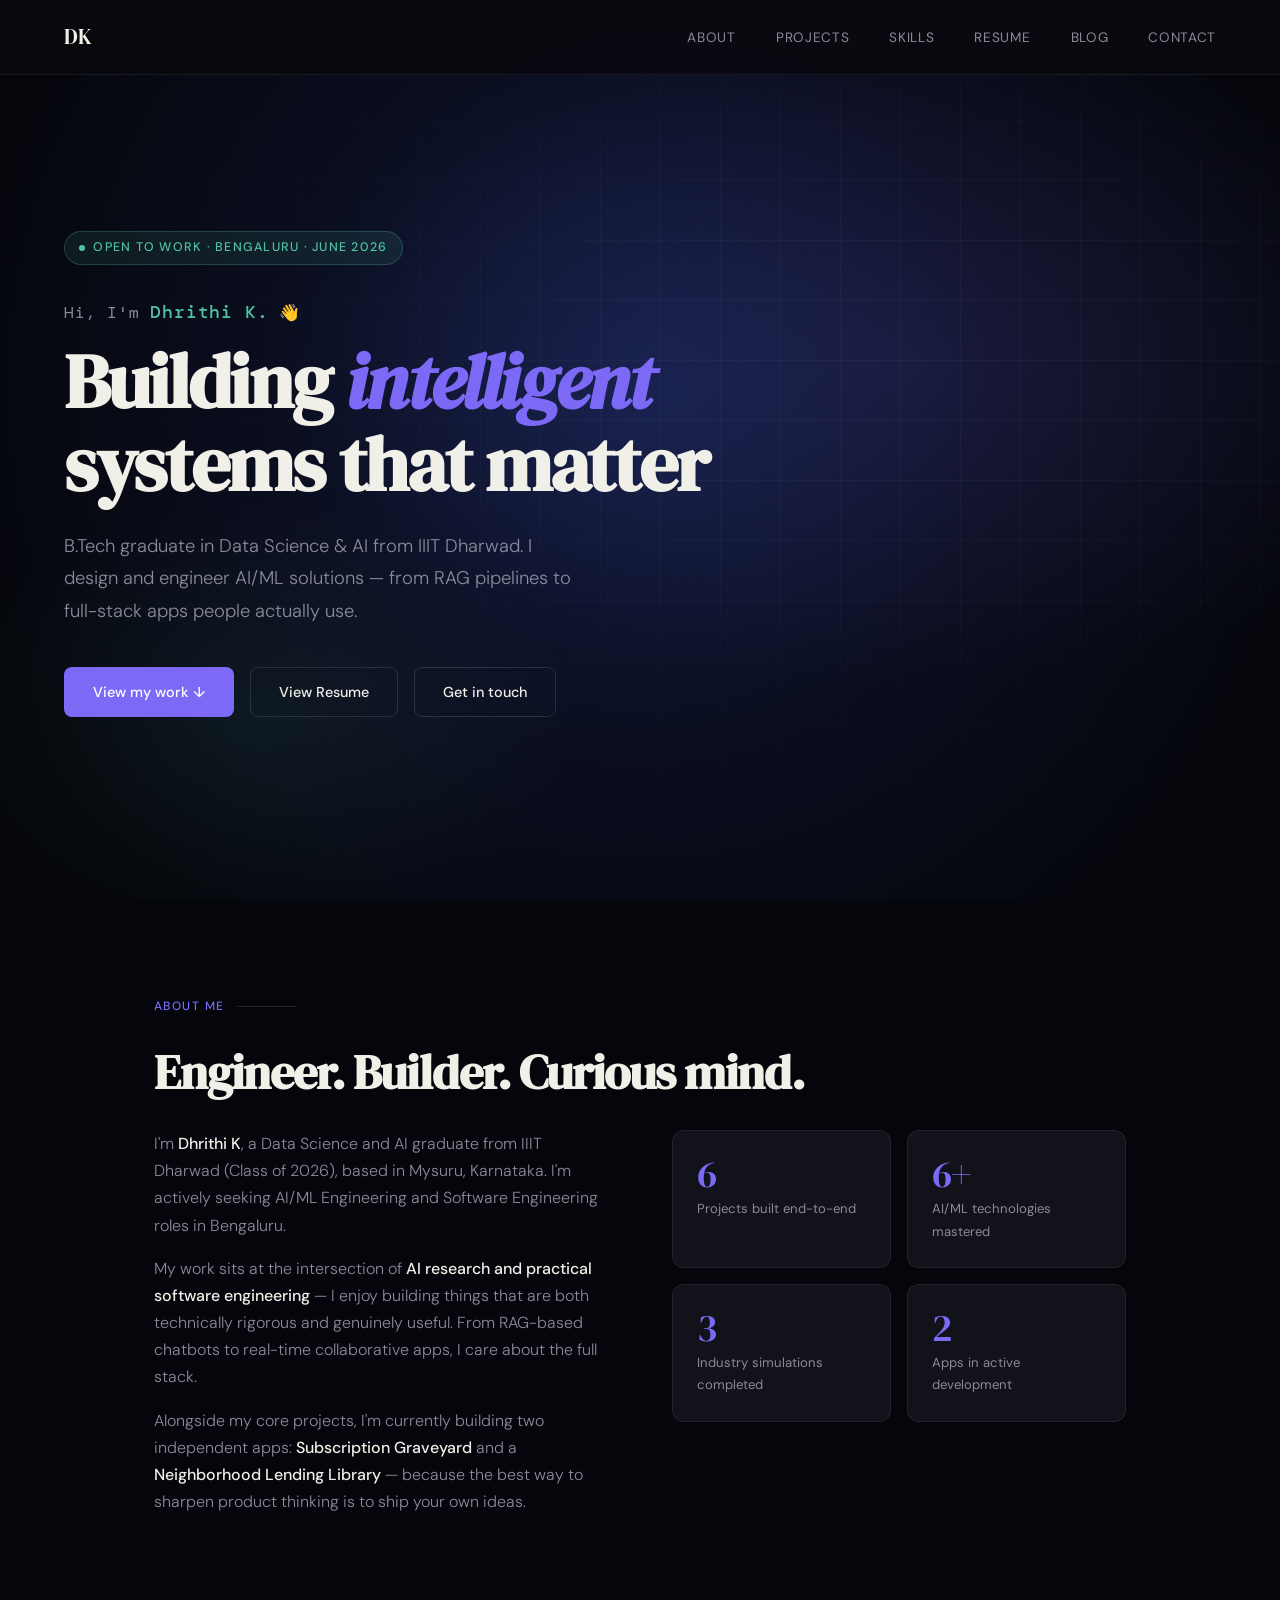
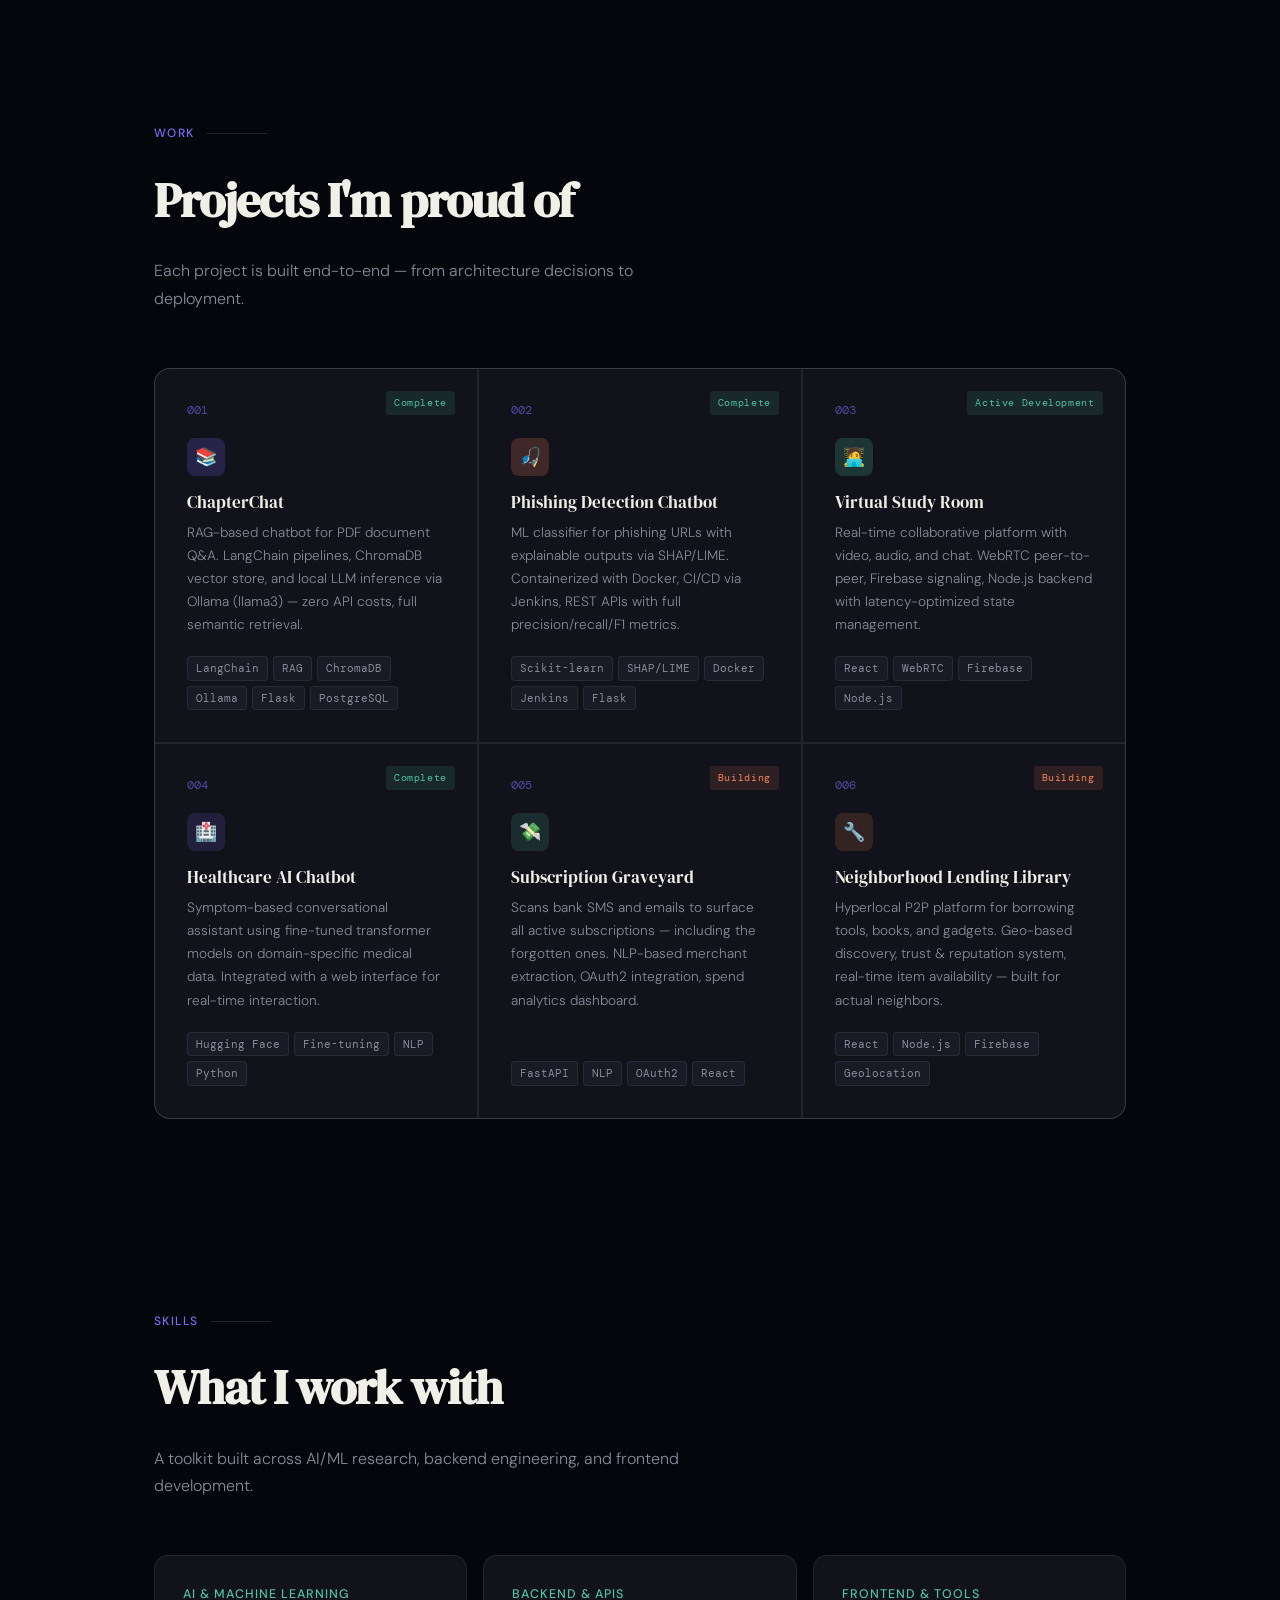
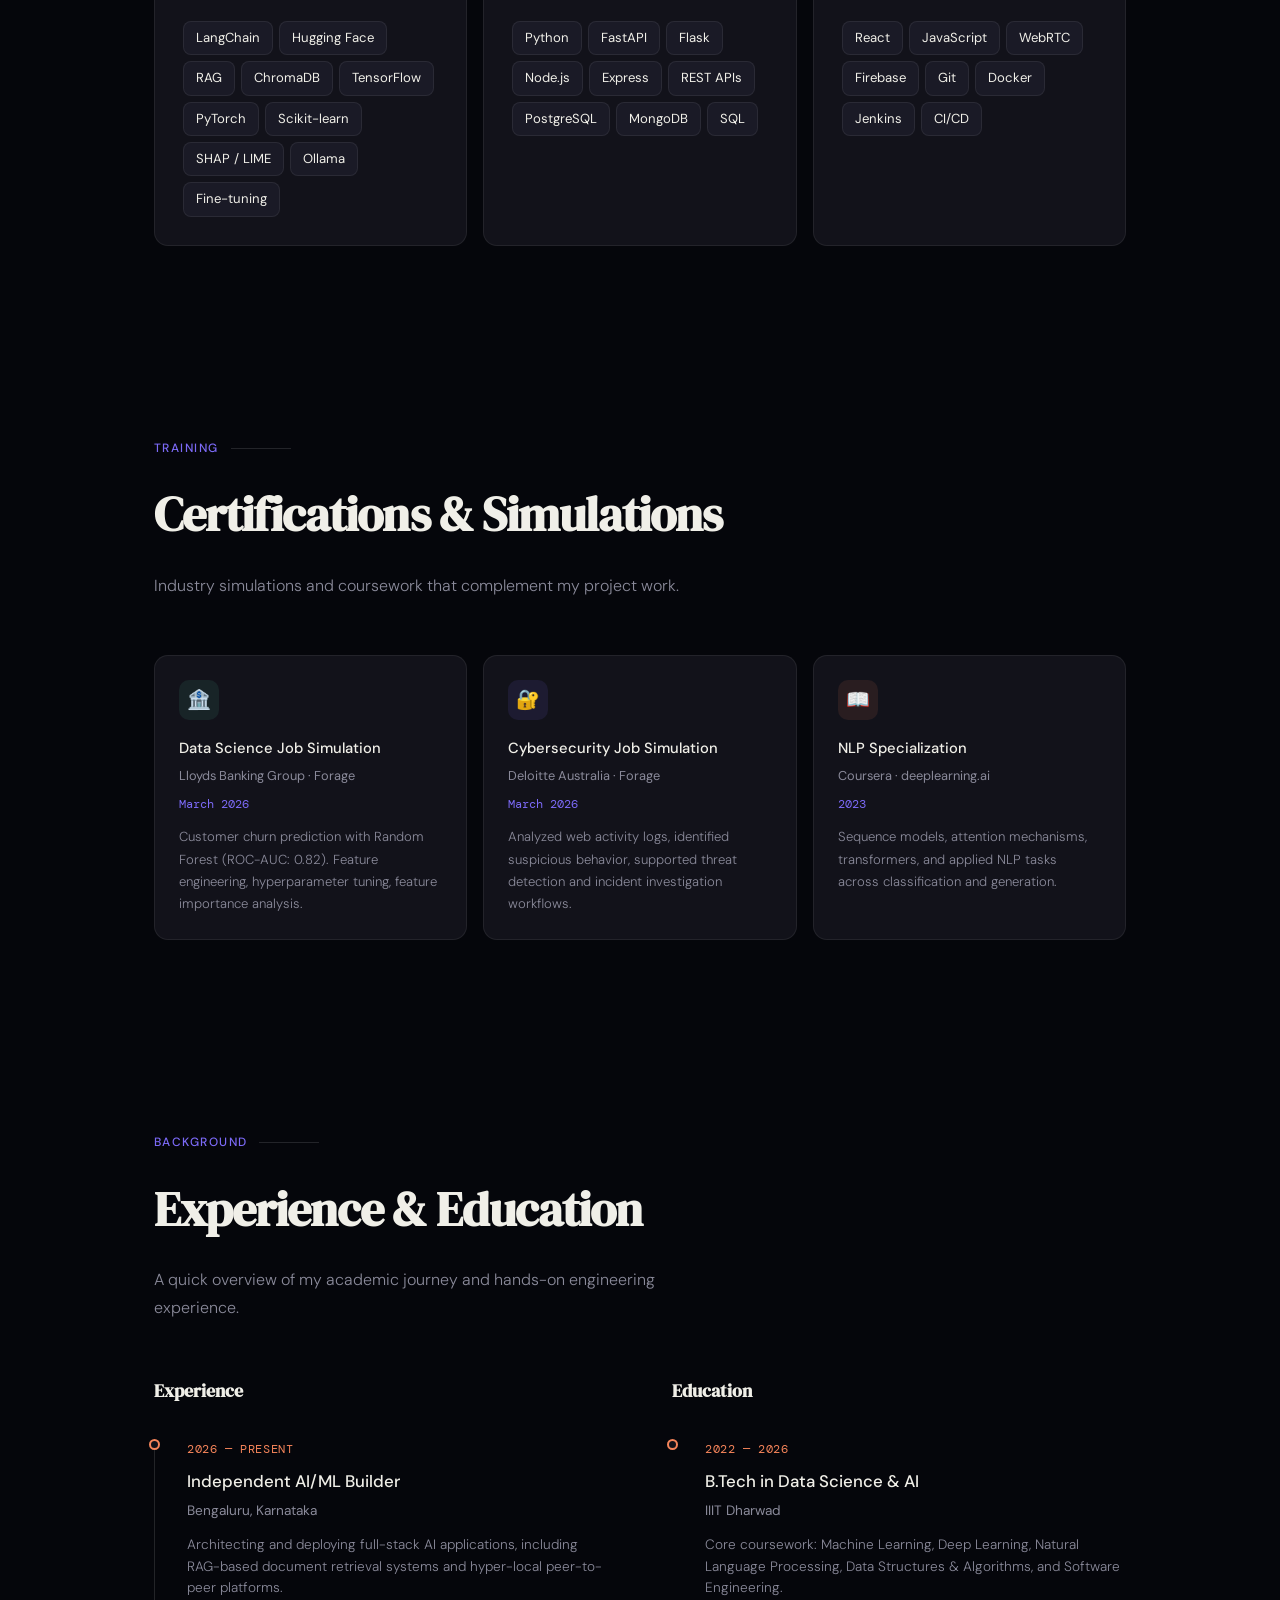
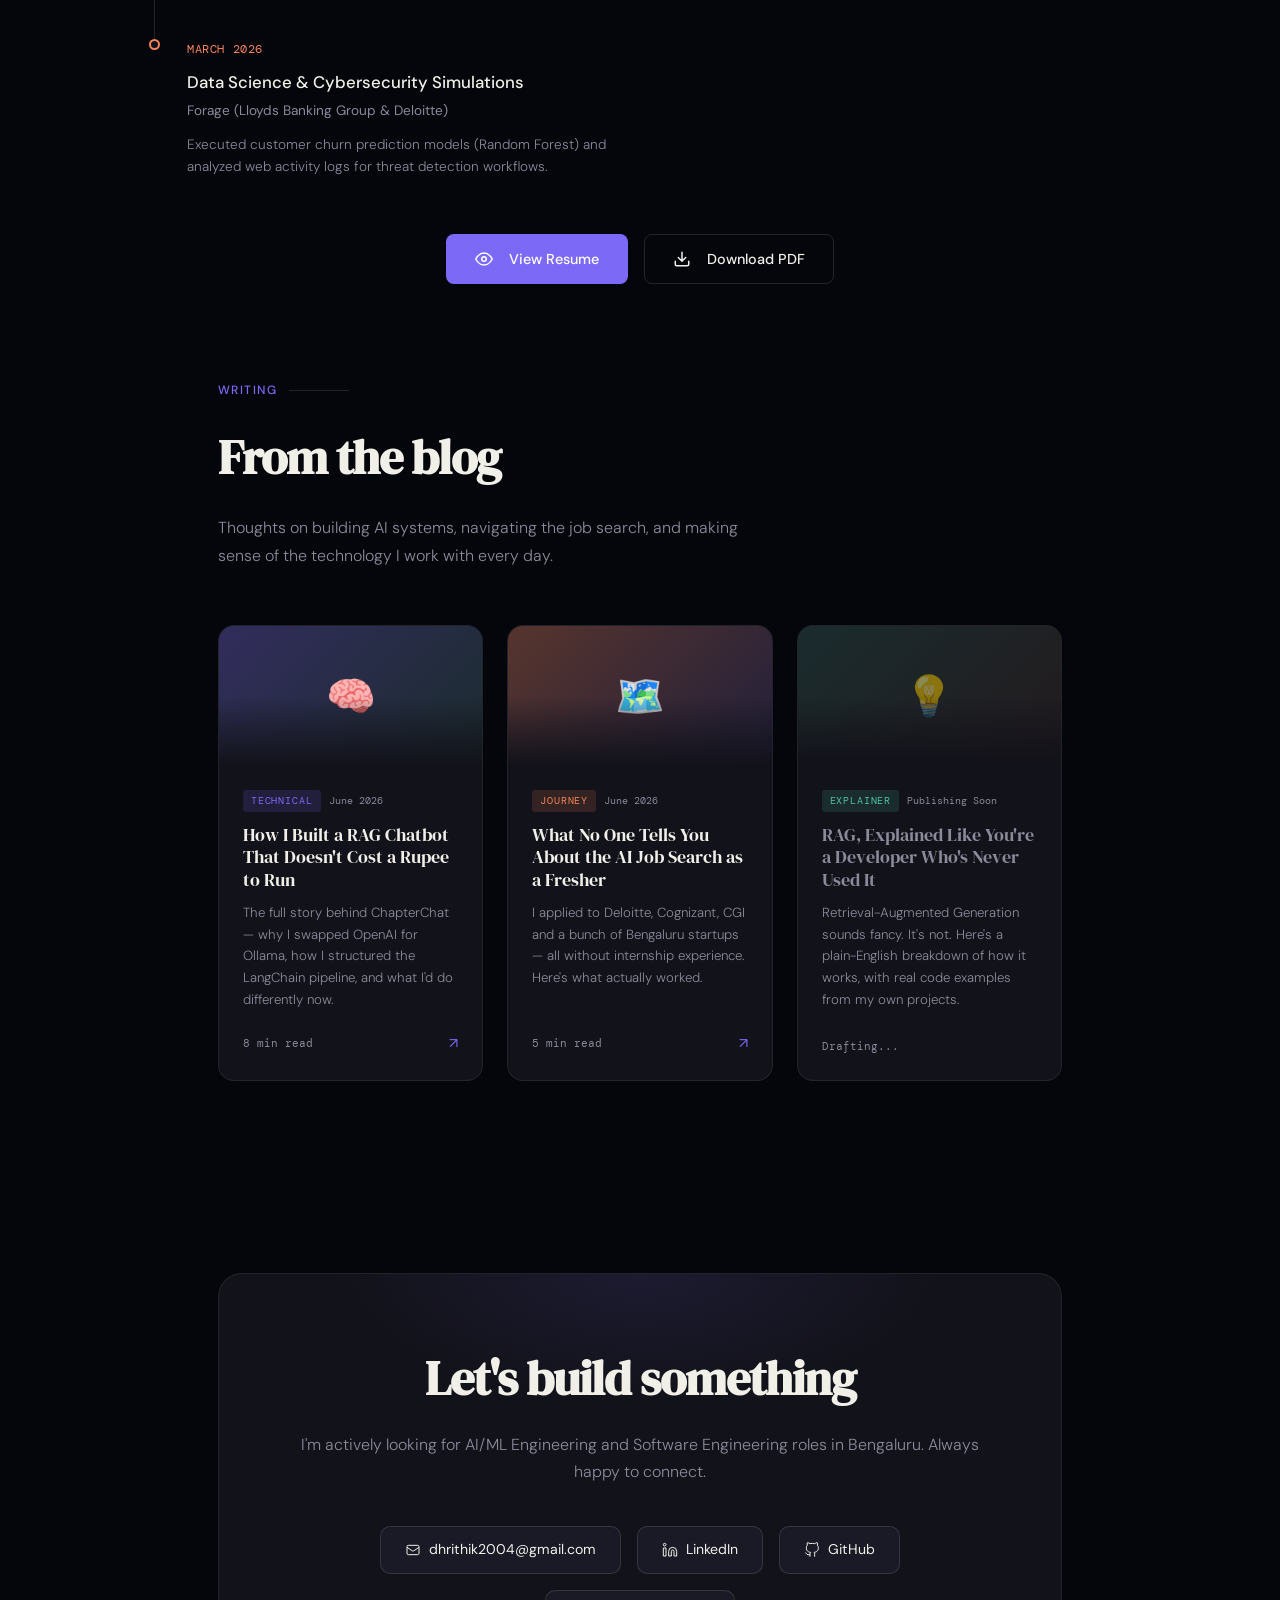
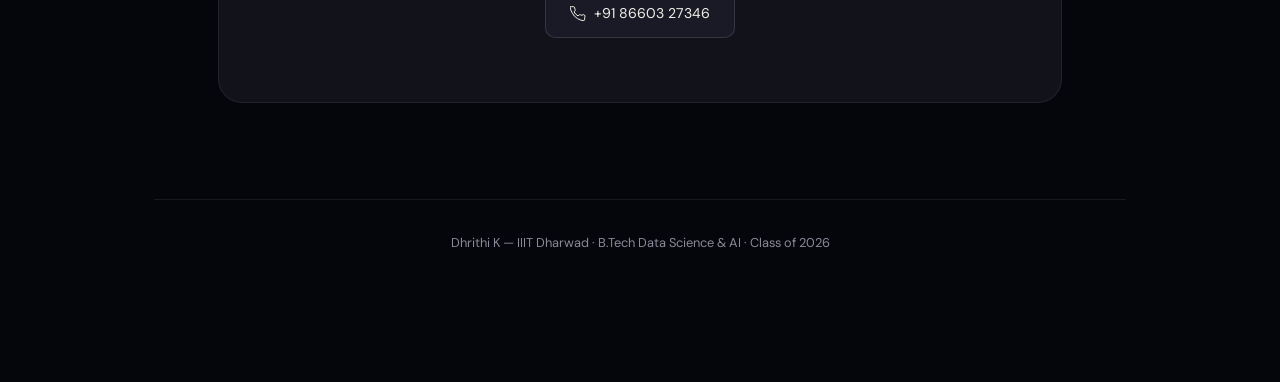
<file: index.html>
<!DOCTYPE html>
<html lang="en">
<head>
<meta charset="UTF-8">
<meta name="viewport" content="width=device-width, initial-scale=1.0">
<title>Dhrithi K — AI & Software Engineer</title>
<link rel="preconnect" href="https://fonts.googleapis.com">
<link rel="preconnect" href="https://fonts.gstatic.com" crossorigin>
<link href="https://fonts.googleapis.com/css2?family=DM+Serif+Display:ital@0;1&family=DM+Sans:opsz,wght@9..40,300;9..40,400;9..40,500&family=DM+Mono:wght@400;500&display=swap" rel="stylesheet">
<link rel="stylesheet" href="style.css">
</head>
<body>

<nav>
  <a href="#" class="nav-logo">DK</a>
  <ul class="nav-links">
    <li><a href="#about">About</a></li>
    <li><a href="#projects">Projects</a></li>
    <li><a href="#skills">Skills</a></li>
    <li><a href="#resume">Resume</a></li> 
    <li><a href="#blog">Blog</a></li>
    <li><a href="#contact">Contact</a></li>
  </ul>
</nav>

<div class="hero">
  <div class="hero-bg"></div>
  <div class="hero-grid"></div>
  <div class="hero-content">
    <div class="hero-tag">Open to Work · Bengaluru · June 2026</div>
    <div class="hero-name">Hi, I'm <span>Dhrithi K.</span> 👋</div>
    <h1>Building <em>intelligent</em><br>systems that matter</h1>
    <p class="hero-sub">B.Tech graduate in Data Science & AI from IIIT Dharwad. I design and engineer AI/ML solutions — from RAG pipelines to full-stack apps people actually use.</p>
    <!-- <div class="hero-actions">
      <a href="#projects" class="btn btn-primary">View my work ↓</a>
      <a href="#contact" class="btn btn-outline">Get in touch</a>
    </div> -->
    <div class="hero-actions">
      <a href="#projects" class="btn btn-primary">View my work ↓</a>
      <a href="Dhrithi_Resume.pdf" target="_blank" class="btn btn-outline">View Resume</a>
      <!-- <a href="Dhrithi_Resume.pdf" download class="btn btn-outline">Download</a> -->
      <a href="#contact" class="btn btn-outline">Get in touch</a>
    </div>

  </div>
</div>

<section id="about">
  <div class="section-label">About me</div>
  <h2>Engineer. Builder. Curious mind.</h2>
  <div class="about-grid fade-in">
    <div class="about-text">
      <p>I'm <strong>Dhrithi K</strong>, a Data Science and AI graduate from IIIT Dharwad (Class of 2026), based in Mysuru, Karnataka. I'm actively seeking AI/ML Engineering and Software Engineering roles in Bengaluru.</p>
      <p>My work sits at the intersection of <strong>AI research and practical software engineering</strong> — I enjoy building things that are both technically rigorous and genuinely useful. From RAG-based chatbots to real-time collaborative apps, I care about the full stack.</p>
      <p>Alongside my core projects, I'm currently building two independent apps: <strong>Subscription Graveyard</strong> and a <strong>Neighborhood Lending Library</strong> — because the best way to sharpen product thinking is to ship your own ideas.</p>
    </div>
    <div class="about-stats">
      <div class="stat-card"><div class="stat-num">6</div><div class="stat-label">Projects built end-to-end</div></div>
      <div class="stat-card"><div class="stat-num">6+</div><div class="stat-label">AI/ML technologies mastered</div></div>
      <div class="stat-card"><div class="stat-num">3</div><div class="stat-label">Industry simulations completed</div></div>
      <div class="stat-card"><div class="stat-num">2</div><div class="stat-label">Apps in active development</div></div>
    </div>
  </div>
</section>

<section id="projects">
  <div class="section-label">Work</div>
  <h2>Projects I'm proud of</h2>
  <p class="section-intro">Each project is built end-to-end — from architecture decisions to deployment.</p>
  <div class="projects-grid fade-in">
    <div class="project-card">
      <div class="project-number">001</div><span class="project-status status-live">Complete</span>
      <div class="project-icon">📚</div>
      <div class="project-name">ChapterChat</div>
      <p class="project-desc">RAG-based chatbot for PDF document Q&amp;A. LangChain pipelines, ChromaDB vector store, and local LLM inference via Ollama (llama3) — zero API costs, full semantic retrieval.</p>
      <div class="project-tags"><span class="tag">LangChain</span><span class="tag">RAG</span><span class="tag">ChromaDB</span><span class="tag">Ollama</span><span class="tag">Flask</span><span class="tag">PostgreSQL</span></div>
    </div>
    <div class="project-card">
      <div class="project-number">002</div><span class="project-status status-live">Complete</span>
      <div class="project-icon">🎣</div>
      <div class="project-name">Phishing Detection Chatbot</div>
      <p class="project-desc">ML classifier for phishing URLs with explainable outputs via SHAP/LIME. Containerized with Docker, CI/CD via Jenkins, REST APIs with full precision/recall/F1 metrics.</p>
      <div class="project-tags"><span class="tag">Scikit-learn</span><span class="tag">SHAP/LIME</span><span class="tag">Docker</span><span class="tag">Jenkins</span><span class="tag">Flask</span></div>
    </div>
    <div class="project-card">
      <div class="project-number">003</div><span class="project-status status-live">Active Development</span>
      <div class="project-icon">🧑‍💻</div>
      <div class="project-name">Virtual Study Room</div>
      <p class="project-desc">Real-time collaborative platform with video, audio, and chat. WebRTC peer-to-peer, Firebase signaling, Node.js backend with latency-optimized state management.</p>
      <div class="project-tags"><span class="tag">React</span><span class="tag">WebRTC</span><span class="tag">Firebase</span><span class="tag">Node.js</span></div>
    </div>
    <div class="project-card">
      <div class="project-number">004</div><span class="project-status status-live">Complete</span>
      <div class="project-icon">🏥</div>
      <div class="project-name">Healthcare AI Chatbot</div>
      <p class="project-desc">Symptom-based conversational assistant using fine-tuned transformer models on domain-specific medical data. Integrated with a web interface for real-time interaction.</p>
      <div class="project-tags"><span class="tag">Hugging Face</span><span class="tag">Fine-tuning</span><span class="tag">NLP</span><span class="tag">Python</span></div>
    </div>
    <div class="project-card">
      <div class="project-number">005</div><span class="project-status status-building">Building</span>
      <div class="project-icon">💸</div>
      <div class="project-name">Subscription Graveyard</div>
      <p class="project-desc">Scans bank SMS and emails to surface all active subscriptions — including the forgotten ones. NLP-based merchant extraction, OAuth2 integration, spend analytics dashboard.</p>
      <div class="project-tags"><span class="tag">FastAPI</span><span class="tag">NLP</span><span class="tag">OAuth2</span><span class="tag">React</span></div>
    </div>
    <div class="project-card">
      <div class="project-number">006</div><span class="project-status status-building">Building</span>
      <div class="project-icon">🔧</div>
      <div class="project-name">Neighborhood Lending Library</div>
      <p class="project-desc">Hyperlocal P2P platform for borrowing tools, books, and gadgets. Geo-based discovery, trust &amp; reputation system, real-time item availability — built for actual neighbors.</p>
      <div class="project-tags"><span class="tag">React</span><span class="tag">Node.js</span><span class="tag">Firebase</span><span class="tag">Geolocation</span></div>
    </div>
  </div>
</section>

<section id="skills">
  <div class="section-label">Skills</div>
  <h2>What I work with</h2>
  <p class="section-intro">A toolkit built across AI/ML research, backend engineering, and frontend development.</p>
  <div class="skills-grid fade-in">
    <div class="skill-group">
      <div class="skill-group-title">AI &amp; Machine Learning</div>
      <div class="skill-pills"><span class="skill-pill">LangChain</span><span class="skill-pill">Hugging Face</span><span class="skill-pill">RAG</span><span class="skill-pill">ChromaDB</span><span class="skill-pill">TensorFlow</span><span class="skill-pill">PyTorch</span><span class="skill-pill">Scikit-learn</span><span class="skill-pill">SHAP / LIME</span><span class="skill-pill">Ollama</span><span class="skill-pill">Fine-tuning</span></div>
    </div>
    <div class="skill-group">
      <div class="skill-group-title">Backend &amp; APIs</div>
      <div class="skill-pills"><span class="skill-pill">Python</span><span class="skill-pill">FastAPI</span><span class="skill-pill">Flask</span><span class="skill-pill">Node.js</span><span class="skill-pill">Express</span><span class="skill-pill">REST APIs</span><span class="skill-pill">PostgreSQL</span><span class="skill-pill">MongoDB</span><span class="skill-pill">SQL</span></div>
    </div>
    <div class="skill-group">
      <div class="skill-group-title">Frontend &amp; Tools</div>
      <div class="skill-pills"><span class="skill-pill">React</span><span class="skill-pill">JavaScript</span><span class="skill-pill">WebRTC</span><span class="skill-pill">Firebase</span><span class="skill-pill">Git</span><span class="skill-pill">Docker</span><span class="skill-pill">Jenkins</span><span class="skill-pill">CI/CD</span></div>
    </div>
  </div>
</section>

<section id="certs">
  <div class="section-label">Training</div>
  <h2>Certifications &amp; Simulations</h2>
  <p class="section-intro">Industry simulations and coursework that complement my project work.</p>
  <div class="certs-grid fade-in">
    <div class="cert-card"><div class="cert-icon" style="background:rgba(79,195,161,0.1);">🏦</div><div class="cert-name">Data Science Job Simulation</div><div class="cert-org">Lloyds Banking Group · Forage</div><div class="cert-date">March 2026</div><p style="font-size:0.82rem;color:var(--muted);margin-top:0.75rem;font-weight:300;">Customer churn prediction with Random Forest (ROC-AUC: 0.82). Feature engineering, hyperparameter tuning, feature importance analysis.</p></div>
    <div class="cert-card"><div class="cert-icon" style="background:rgba(124,106,247,0.1);">🔐</div><div class="cert-name">Cybersecurity Job Simulation</div><div class="cert-org">Deloitte Australia · Forage</div><div class="cert-date">March 2026</div><p style="font-size:0.82rem;color:var(--muted);margin-top:0.75rem;font-weight:300;">Analyzed web activity logs, identified suspicious behavior, supported threat detection and incident investigation workflows.</p></div>
    <div class="cert-card"><div class="cert-icon" style="background:rgba(245,132,90,0.1);">📖</div><div class="cert-name">NLP Specialization</div><div class="cert-org">Coursera · deeplearning.ai</div><div class="cert-date">2023</div><p style="font-size:0.82rem;color:var(--muted);margin-top:0.75rem;font-weight:300;">Sequence models, attention mechanisms, transformers, and applied NLP tasks across classification and generation.</p></div>
  </div>
</section>

<section id="resume">
  <div class="section-label">Background</div>
  <h2>Experience & Education</h2>
  <p class="section-intro">A quick overview of my academic journey and hands-on engineering experience.</p>

  <div class="resume-grid fade-in">
    
    <div class="resume-column">
      <h3 class="resume-col-title">Experience</h3>
      
      <div class="resume-item">
        <div class="resume-dot"></div>
        <div class="resume-date">2026 — Present</div>
        <h4 class="resume-role">Independent AI/ML Builder</h4>
        <div class="resume-org">Bengaluru, Karnataka</div>
        <p class="resume-desc">Architecting and deploying full-stack AI applications, including RAG-based document retrieval systems and hyper-local peer-to-peer platforms.</p>
      </div>

      <div class="resume-item">
        <div class="resume-dot"></div>
        <div class="resume-date">March 2026</div>
        <h4 class="resume-role">Data Science & Cybersecurity Simulations</h4>
        <div class="resume-org">Forage (Lloyds Banking Group & Deloitte)</div>
        <p class="resume-desc">Executed customer churn prediction models (Random Forest) and analyzed web activity logs for threat detection workflows.</p>
      </div>
    </div>

    <div class="resume-column">
      <h3 class="resume-col-title">Education</h3>
      
      <div class="resume-item">
        <div class="resume-dot"></div>
        <div class="resume-date">2022 — 2026</div>
        <h4 class="resume-role">B.Tech in Data Science & AI</h4>
        <div class="resume-org">IIIT Dharwad</div>
        <p class="resume-desc">Core coursework: Machine Learning, Deep Learning, Natural Language Processing, Data Structures & Algorithms, and Software Engineering.</p>
      </div>
    </div>

  </div>

  <div class="resume-actions fade-in" style="gap: 1rem; flex-wrap: wrap;">
    <a href="Dhrithi_Resume.pdf" target="_blank" class="btn btn-primary">
      <svg viewBox="0 0 24 24" fill="none" stroke="currentColor" stroke-width="2" stroke-linecap="round" stroke-linejoin="round"><path d="M1 12s4-8 11-8 11 8 11 8-4 8-11 8-11-8-11-8z"></path><circle cx="12" cy="12" r="3"></circle></svg>
      View Resume
    </a>

    <a href="Dhrithi_Resume.pdf" download class="btn btn-outline">
      <svg viewBox="0 0 24 24" fill="none" stroke="currentColor" stroke-width="2" stroke-linecap="round" stroke-linejoin="round"><path d="M21 15v4a2 2 0 01-2 2H5a2 2 0 01-2-2v-4M7 10l5 5 5-5M12 15V3"></path></svg>
      Download PDF
    </a>
  </div>

<!-- <section id="blog">
  <div class="section-label">Writing</div>
  <h2>From the blog</h2>
  <p class="section-intro">Thoughts on building AI systems, navigating the job search, and making sense of the technology I work with every day.</p>
  <div class="blog-grid fade-in">

    <a href="blog-chaperchat-rag.html" class="blog-card">
      <div class="blog-banner blog-banner-1">🧠</div>
      <div class="blog-body">
        <div class="blog-meta">
          <span class="blog-cat cat-technical">Technical</span>
          <span class="blog-date">June 2026</span>
        </div>
        <div class="blog-title">How I Built a RAG Chatbot That Doesn't Cost a Rupee to Run</div>
        <p class="blog-excerpt">The full story behind ChapterChat — why I swapped OpenAI for Ollama, how I structured the LangChain pipeline, and what I'd do differently now.</p>
        <div class="blog-read">
          <span class="blog-read-time">8 min read</span>
          <span class="blog-arrow">↗</span>
        </div>
      </div>
    </a>

    <a href="blog-job-search.html" class="blog-card">
      <div class="blog-banner blog-banner-2">🗺️</div>
      <div class="blog-body">
        <div class="blog-meta">
          <span class="blog-cat cat-journey">Journey</span>
          <span class="blog-date">June 2026</span>
        </div>
        <div class="blog-title">What No One Tells You About the AI Job Search as a Fresher</div>
        <p class="blog-excerpt">I applied to Deloitte, Cognizant, CGI and a bunch of Bengaluru startups — all without internship experience. Here's what actually worked.</p>
        <div class="blog-read">
          <span class="blog-read-time">6 min read</span>
          <span class="blog-arrow">↗</span>
        </div>
      </div>
    </a>

    <a href="blog-rag-explained.html" class="blog-card">
      <div class="blog-banner blog-banner-3">💡</div>
      <div class="blog-body">
        <div class="blog-meta">
          <span class="blog-cat cat-explainer">Explainer</span>
          <span class="blog-date">June 2026</span>
        </div>
        <div class="blog-title">RAG, Explained Like You're a Developer Who's Never Used It</div>
        <p class="blog-excerpt">Retrieval-Augmented Generation sounds fancy. It's not. Here's a plain-English breakdown of how it works, with real code examples from my own projects.</p>
        <div class="blog-read">
          <span class="blog-read-time">7 min read</span>
          <span class="blog-arrow">↗</span>
        </div>
      </div>
    </a>

  </div>
</section> -->

<section id="blog">
  <div class="section-label">Writing</div>
  <h2>From the blog</h2>
  <p class="section-intro">Thoughts on building AI systems, navigating the job search, and making sense of the technology I work with every day.</p>
  <div class="blog-grid fade-in">

    <a href="https://dhrithi.hashnode.dev/how-i-built-a-rag-chatbot-that-doesn-t-cost-a-rupee-to-run" target="_blank" class="blog-card">
      <div class="blog-banner blog-banner-1">🧠</div>
      <div class="blog-body">
        <div class="blog-meta">
          <span class="blog-cat cat-technical">Technical</span>
          <span class="blog-date">June 2026</span>
        </div>
        <div class="blog-title">How I Built a RAG Chatbot That Doesn't Cost a Rupee to Run</div>
        <p class="blog-excerpt">The full story behind ChapterChat — why I swapped OpenAI for Ollama, how I structured the LangChain pipeline, and what I'd do differently now.</p>
        <div class="blog-read">
          <span class="blog-read-time">8 min read</span>
          <span class="blog-arrow">↗</span>
        </div>
      </div>
    </a>

    <a href="https://dhrithi.hashnode.dev/the-fresher-job-search" target="_blank" class="blog-card">
      <div class="blog-banner blog-banner-2">🗺️</div>
      <div class="blog-body">
        <div class="blog-meta">
          <span class="blog-cat cat-journey">Journey</span>
          <span class="blog-date">June 2026</span>
        </div>
        <div class="blog-title">What No One Tells You About the AI Job Search as a Fresher</div>
        <p class="blog-excerpt">I applied to Deloitte, Cognizant, CGI and a bunch of Bengaluru startups — all without internship experience. Here's what actually worked.</p>
        <div class="blog-read">
          <span class="blog-read-time">5 min read</span>
          <span class="blog-arrow">↗</span>
        </div>
      </div>
    </a>

    <a href="#blog" class="blog-card" style="cursor: default;">
      <div class="blog-banner blog-banner-3" style="opacity: 0.5;">💡</div>
      <div class="blog-body">
        <div class="blog-meta">
          <span class="blog-cat cat-explainer">Explainer</span>
          <span class="blog-date">Publishing Soon</span>
        </div>
        <div class="blog-title" style="color: var(--muted);">RAG, Explained Like You're a Developer Who's Never Used It</div>
        <p class="blog-excerpt">Retrieval-Augmented Generation sounds fancy. It's not. Here's a plain-English breakdown of how it works, with real code examples from my own projects.</p>
        <div class="blog-read">
          <span class="blog-read-time">Drafting...</span>
        </div>
      </div>
    </a>

  </div>
</section>

<section id="contact">
  <div class="contact-wrapper fade-in">
    <h2>Let's build something</h2>
    <p class="contact-sub">I'm actively looking for AI/ML Engineering and Software Engineering roles in Bengaluru. Always happy to connect.</p>
    <div class="contact-links">
      <a href="mailto:dhrithik2004@gmail.com" class="contact-link"><svg viewBox="0 0 24 24" fill="none" stroke="currentColor" stroke-width="1.5"><path d="M3 8l7.89 5.26a2 2 0 002.22 0L21 8M5 19h14a2 2 0 002-2V7a2 2 0 00-2-2H5a2 2 0 00-2 2v10a2 2 0 002 2z"/></svg>dhrithik2004@gmail.com</a>
      <a href="https://linkedin.com/in/dhrithi-k-17024b25a" target="_blank" class="contact-link"><svg viewBox="0 0 24 24" fill="none" stroke="currentColor" stroke-width="1.5"><path d="M16 8a6 6 0 016 6v7h-4v-7a2 2 0 00-2-2 2 2 0 00-2 2v7h-4v-7a6 6 0 016-6zM2 9h4v12H2z"/><circle cx="4" cy="4" r="2"/></svg>LinkedIn</a>
      <a href="https://github.com/DHRITHI-K" target="_blank" class="contact-link"><svg viewBox="0 0 24 24" fill="none" stroke="currentColor" stroke-width="1.5"><path d="M9 19c-5 1.5-5-2.5-7-3m14 6v-3.87a3.37 3.37 0 00-.94-2.61c3.14-.35 6.44-1.54 6.44-7A5.44 5.44 0 0020 4.77 5.07 5.07 0 0019.91 1S18.73.65 16 2.48a13.38 13.38 0 00-7 0C6.27.65 5.09 1 5.09 1A5.07 5.07 0 005 4.77a5.44 5.44 0 00-1.5 3.78c0 5.42 3.3 6.61 6.44 7A3.37 3.37 0 009 18.13V22"/></svg>GitHub</a>
      <a href="tel:+918660327346" class="contact-link"><svg viewBox="0 0 24 24" fill="none" stroke="currentColor" stroke-width="1.5"><path d="M22 16.92v3a2 2 0 01-2.18 2 19.79 19.79 0 01-8.63-3.07A19.5 19.5 0 013.07 9.81a19.79 19.79 0 01-3.07-8.67A2 2 0 012 1h3a2 2 0 012 1.72c.127.96.361 1.903.7 2.81a2 2 0 01-.45 2.11L6.09 8.91a16 16 0 006 6l1.27-1.27a2 2 0 012.11-.45c.907.339 1.85.573 2.81.7A2 2 0 0122 16.92z"/></svg>+91 86603 27346</a>
    </div>
  </div>
</section>

<footer><p>Dhrithi K &mdash; IIIT Dharwad &middot; B.Tech Data Science &amp; AI &middot; Class of 2026</p></footer>

<script src="script.js" defer></script>
</body>
</html>
</file>
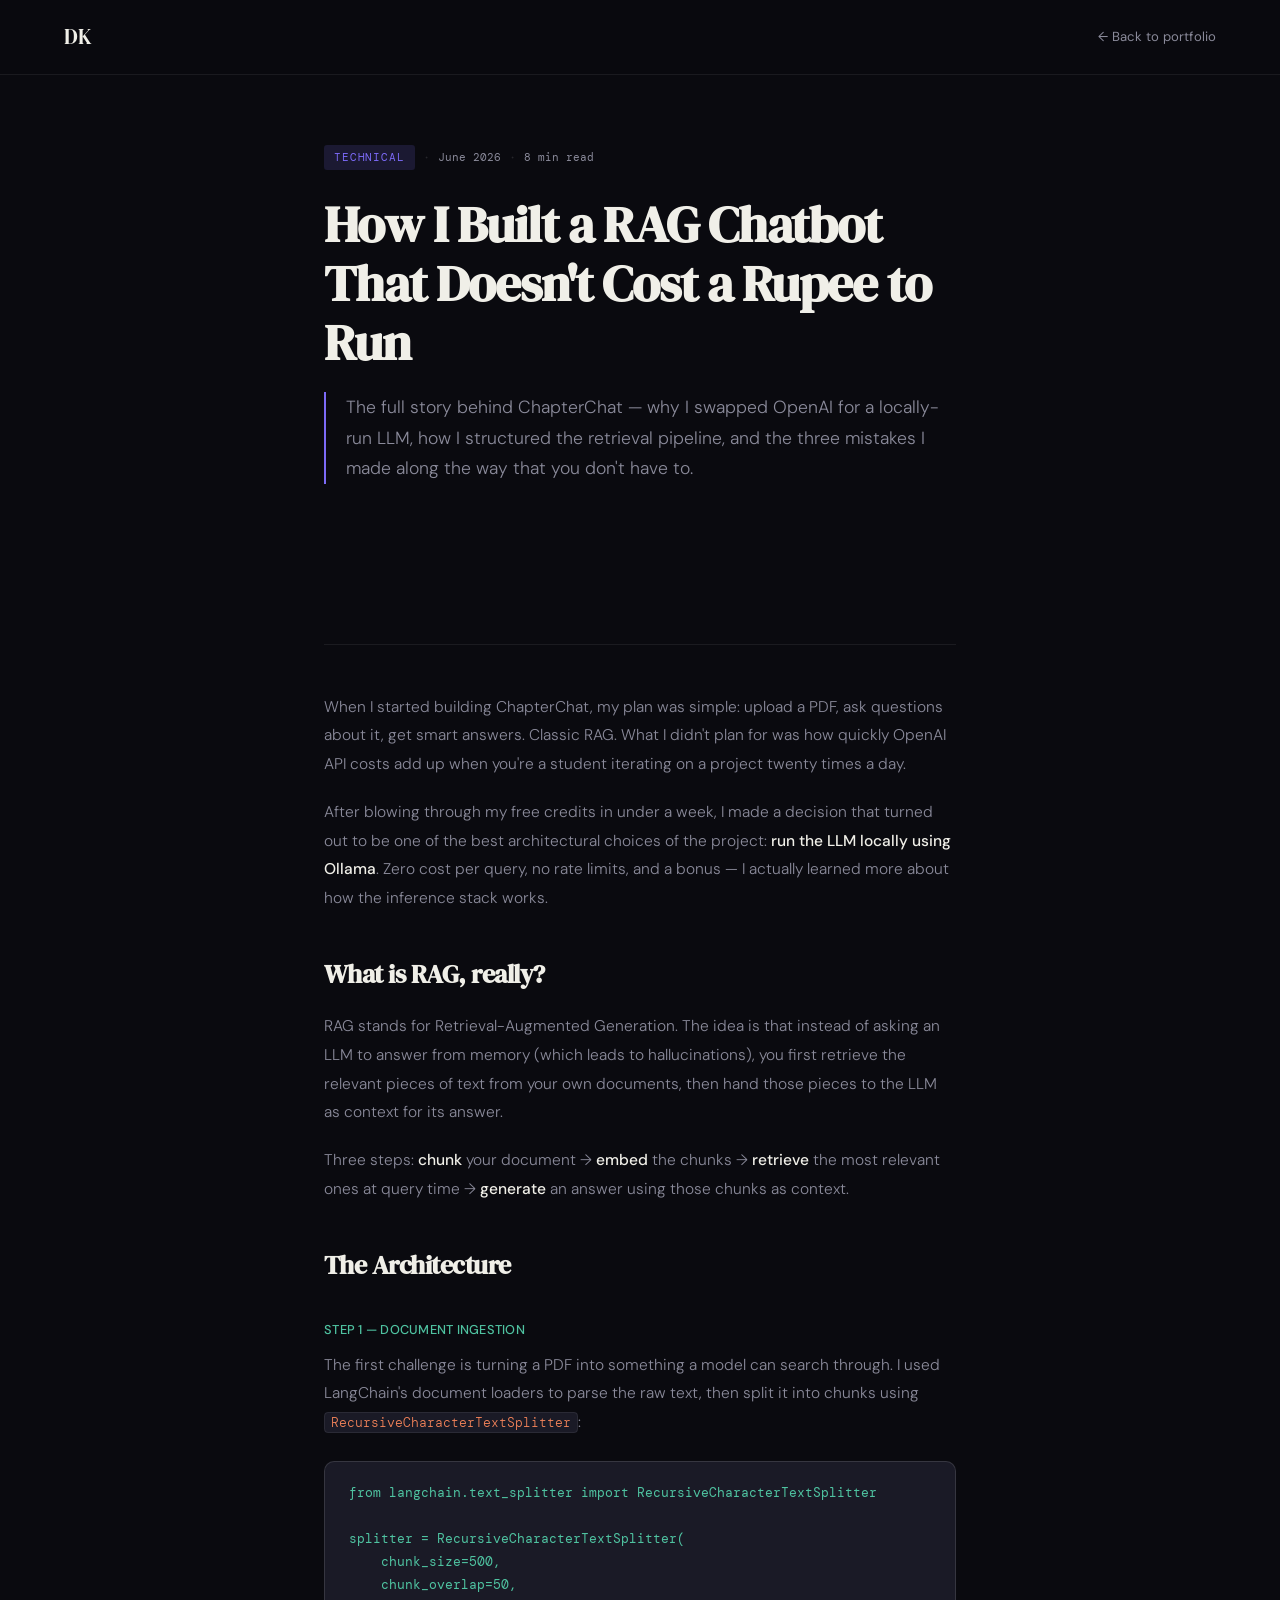
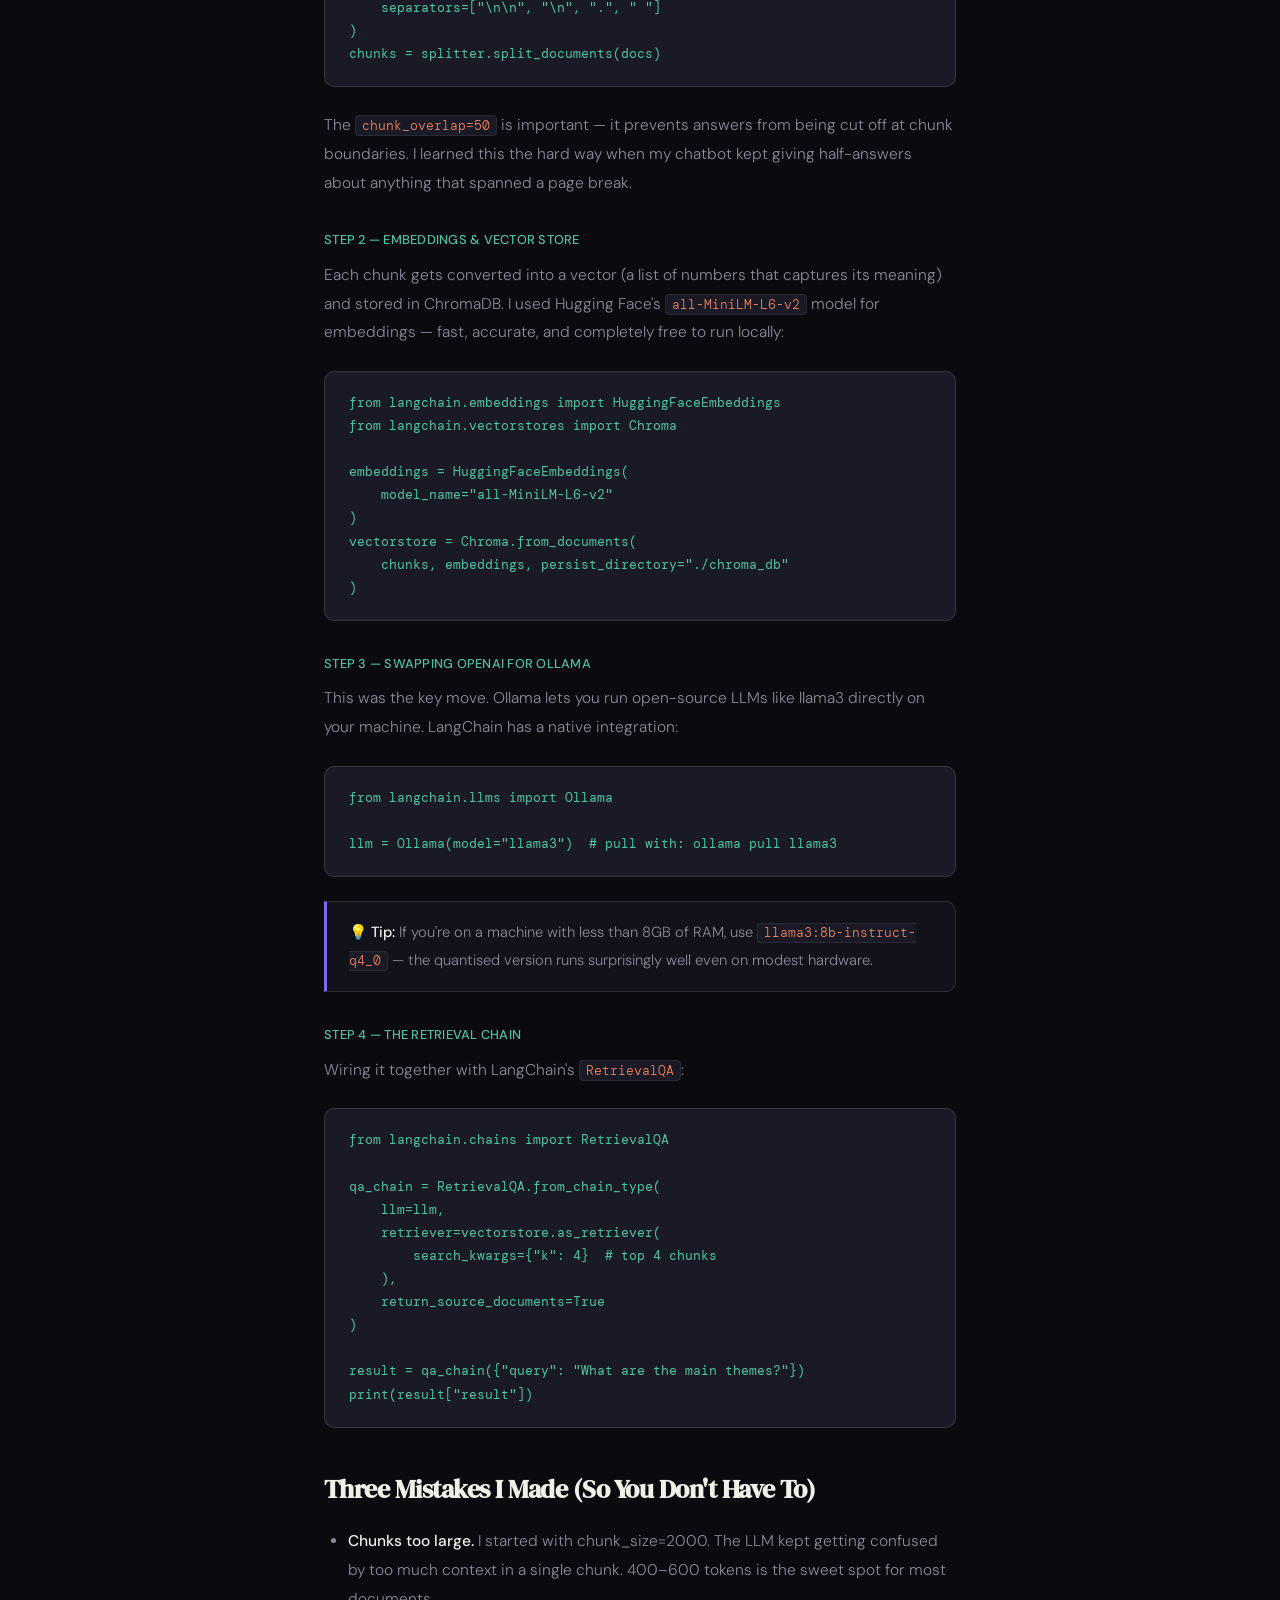
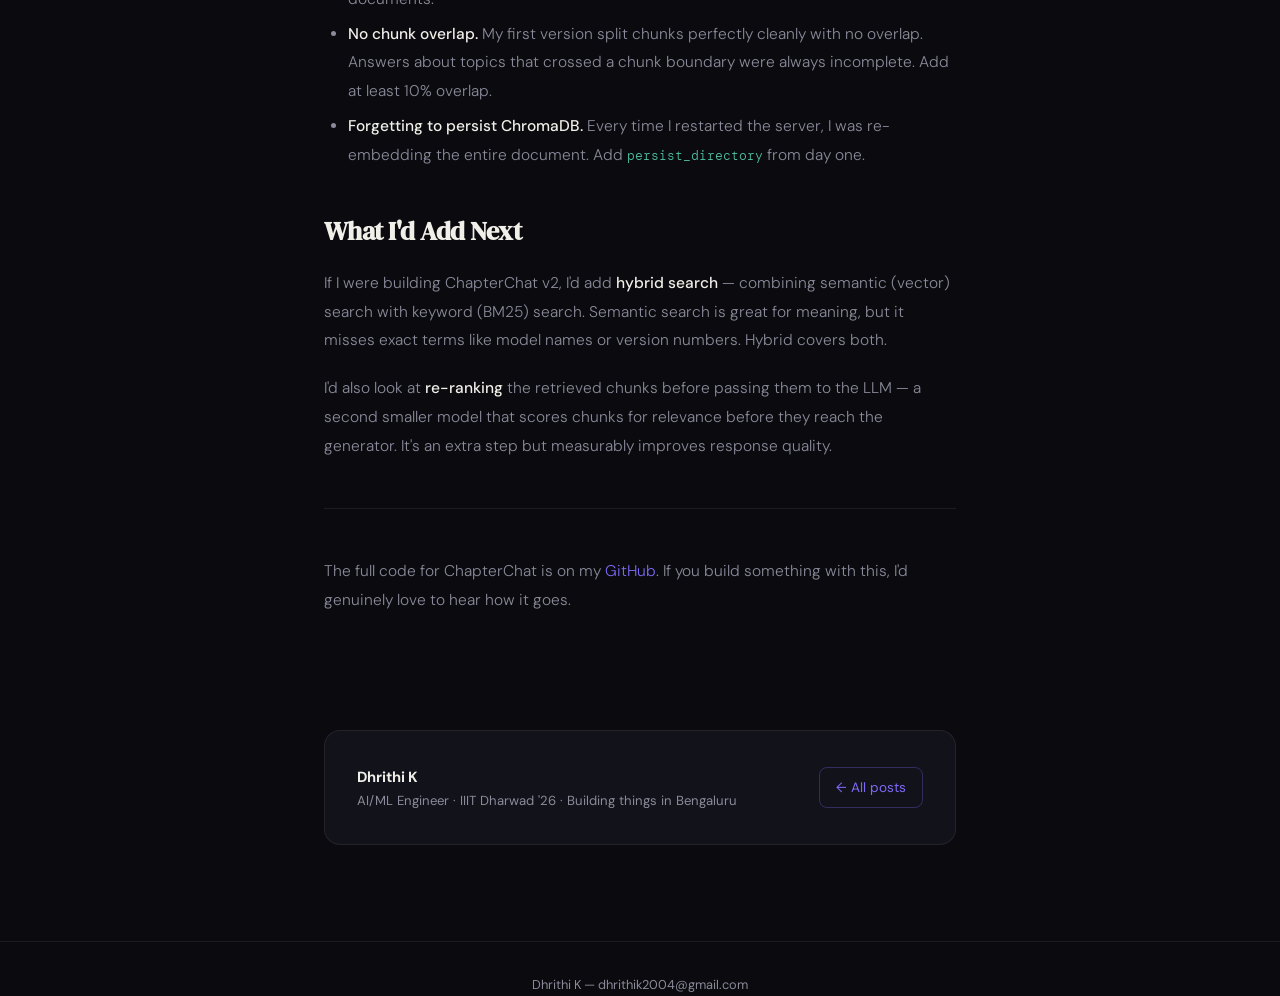
<file: blog-chaperchat-rag.html>
<!DOCTYPE html>
<html lang="en">
<head>
<meta charset="UTF-8">
<meta name="viewport" content="width=device-width, initial-scale=1.0">
<title>How I Built a RAG Chatbot That Doesn't Cost a Rupee to Run — Dhrithi K</title>
<link rel="preconnect" href="https://fonts.googleapis.com">
<link href="https://fonts.googleapis.com/css2?family=DM+Serif+Display:ital@0;1&family=DM+Sans:opsz,wght@9..40,300;9..40,400;9..40,500&family=DM+Mono:wght@400;500&display=swap" rel="stylesheet">
<style>
  :root { --bg:#0a0a0f; --surface:#12121a; --surface2:#1a1a26; --border:rgba(255,255,255,0.07); --border2:rgba(255,255,255,0.12); --text:#f0efe8; --muted:#8a8a9a; --accent:#7c6af7; --accent2:#4fc3a1; --accent3:#f5845a; }
  *, *::before, *::after { box-sizing: border-box; margin: 0; padding: 0; }
  html { scroll-behavior: smooth; }
  body { font-family: 'DM Sans', sans-serif; background: var(--bg); color: var(--text); line-height: 1.7; overflow-x: hidden; }
  nav { position: fixed; top: 0; left: 0; right: 0; z-index: 100; display: flex; align-items: center; justify-content: space-between; padding: 1.2rem 4rem; background: rgba(10,10,15,0.85); backdrop-filter: blur(16px); border-bottom: 0.5px solid var(--border); }
  .nav-logo { font-family: 'DM Serif Display', serif; font-size: 1.3rem; color: var(--text); text-decoration: none; }
  .nav-back { font-size: 0.82rem; color: var(--muted); text-decoration: none; display: flex; align-items: center; gap: 6px; transition: color 0.2s; }
  .nav-back:hover { color: var(--text); }
  .blog-hero { padding: 9rem 4rem 4rem; max-width: 760px; margin: 0 auto; }
  .blog-meta-top { display: flex; align-items: center; gap: 10px; margin-bottom: 1.5rem; }
  .blog-cat { font-family: 'DM Mono', monospace; font-size: 0.68rem; letter-spacing: 0.08em; padding: 3px 10px; border-radius: 3px; text-transform: uppercase; background: rgba(124,106,247,0.15); color: var(--accent); }
  .blog-date { font-family: 'DM Mono', monospace; font-size: 0.68rem; color: var(--muted); }
  .blog-read-time { font-family: 'DM Mono', monospace; font-size: 0.68rem; color: var(--muted); }
  .blog-sep { color: var(--border2); }
  h1 { font-family: 'DM Serif Display', serif; font-size: clamp(2rem, 5vw, 3.2rem); line-height: 1.15; letter-spacing: -0.02em; margin-bottom: 1.25rem; }
  .blog-lede { font-size: 1.1rem; color: var(--muted); line-height: 1.75; font-weight: 300; border-left: 2px solid var(--accent); padding-left: 1.25rem; margin-bottom: 3rem; }
  .blog-divider { height: 0.5px; background: var(--border); margin: 3rem 0; }
  article { max-width: 760px; margin: 0 auto; padding: 0 4rem 6rem; }
  article h2 { font-family: 'DM Serif Display', serif; font-size: 1.6rem; letter-spacing: -0.02em; margin: 2.5rem 0 1rem; color: var(--text); }
  article h3 { font-family: 'DM Sans', sans-serif; font-size: 1rem; font-weight: 500; margin: 2rem 0 0.6rem; color: var(--accent2); letter-spacing: 0.02em; text-transform: uppercase; font-size: 0.8rem; }
  article p { color: var(--muted); font-weight: 300; margin-bottom: 1.2rem; font-size: 0.97rem; line-height: 1.85; }
  article p strong { color: var(--text); font-weight: 500; }
  article ul, article ol { color: var(--muted); font-weight: 300; font-size: 0.97rem; line-height: 1.85; margin-bottom: 1.2rem; padding-left: 1.5rem; }
  article li { margin-bottom: 0.4rem; }
  article li strong { color: var(--text); font-weight: 500; }
  pre { background: var(--surface2); border: 0.5px solid var(--border2); border-radius: 10px; padding: 1.25rem 1.5rem; margin: 1.5rem 0; overflow-x: auto; }
  code { font-family: 'DM Mono', monospace; font-size: 0.82rem; color: var(--accent2); line-height: 1.6; }
  p code { background: var(--surface2); border: 0.5px solid var(--border); border-radius: 4px; padding: 1px 6px; color: var(--accent3); font-size: 0.85em; }
  .callout { background: var(--surface); border: 0.5px solid var(--border2); border-left: 3px solid var(--accent); border-radius: 0 10px 10px 0; padding: 1.1rem 1.4rem; margin: 1.5rem 0; }
  .callout p { margin: 0; font-size: 0.92rem; }
  .blog-footer { max-width: 760px; margin: 0 auto; padding: 0 4rem 6rem; }
  .blog-footer-inner { background: var(--surface); border: 0.5px solid var(--border); border-radius: 16px; padding: 2rem; display: flex; align-items: center; justify-content: space-between; gap: 1rem; flex-wrap: wrap; }
  .author-info p { font-size: 0.82rem; color: var(--muted); margin: 0; }
  .author-info strong { color: var(--text); font-size: 0.92rem; }
  .back-link { display: inline-flex; align-items: center; gap: 6px; font-size: 0.85rem; color: var(--accent); text-decoration: none; border: 0.5px solid rgba(124,106,247,0.3); padding: 0.5rem 1rem; border-radius: 8px; transition: all 0.2s; }
  .back-link:hover { background: rgba(124,106,247,0.1); }
  footer { text-align: center; padding: 2rem 4rem; border-top: 0.5px solid var(--border); color: var(--muted); font-size: 0.8rem; }
  @media (max-width: 768px) { nav { padding: 1rem 1.5rem; } .blog-hero, article, .blog-footer { padding-left: 1.5rem; padding-right: 1.5rem; } }
</style>
</head>
<body>

<nav>
  <a href="Dhrithi_Portfolio_Final.html" class="nav-logo">DK</a>
  <a href="Dhrithi_Portfolio_Final.html#blog" class="nav-back">← Back to portfolio</a>
</nav>

<div class="blog-hero">
  <div class="blog-meta-top">
    <span class="blog-cat">Technical</span>
    <span class="blog-sep">·</span>
    <span class="blog-date">June 2026</span>
    <span class="blog-sep">·</span>
    <span class="blog-read-time">8 min read</span>
  </div>
  <h1>How I Built a RAG Chatbot That Doesn't Cost a Rupee to Run</h1>
  <p class="blog-lede">The full story behind ChapterChat — why I swapped OpenAI for a locally-run LLM, how I structured the retrieval pipeline, and the three mistakes I made along the way that you don't have to.</p>
</div>

<article>
  <div class="blog-divider"></div>

  <p>When I started building ChapterChat, my plan was simple: upload a PDF, ask questions about it, get smart answers. Classic RAG. What I didn't plan for was how quickly OpenAI API costs add up when you're a student iterating on a project twenty times a day.</p>

  <p>After blowing through my free credits in under a week, I made a decision that turned out to be one of the best architectural choices of the project: <strong>run the LLM locally using Ollama</strong>. Zero cost per query, no rate limits, and a bonus — I actually learned more about how the inference stack works.</p>

  <h2>What is RAG, really?</h2>

  <p>RAG stands for Retrieval-Augmented Generation. The idea is that instead of asking an LLM to answer from memory (which leads to hallucinations), you first retrieve the relevant pieces of text from your own documents, then hand those pieces to the LLM as context for its answer.</p>

  <p>Three steps: <strong>chunk</strong> your document → <strong>embed</strong> the chunks → <strong>retrieve</strong> the most relevant ones at query time → <strong>generate</strong> an answer using those chunks as context.</p>

  <h2>The Architecture</h2>

  <h3>Step 1 — Document Ingestion</h3>
  <p>The first challenge is turning a PDF into something a model can search through. I used LangChain's document loaders to parse the raw text, then split it into chunks using <code>RecursiveCharacterTextSplitter</code>:</p>

  <pre><code>from langchain.text_splitter import RecursiveCharacterTextSplitter

splitter = RecursiveCharacterTextSplitter(
    chunk_size=500,
    chunk_overlap=50,
    separators=["\n\n", "\n", ".", " "]
)
chunks = splitter.split_documents(docs)</code></pre>

  <p>The <code>chunk_overlap=50</code> is important — it prevents answers from being cut off at chunk boundaries. I learned this the hard way when my chatbot kept giving half-answers about anything that spanned a page break.</p>

  <h3>Step 2 — Embeddings & Vector Store</h3>
  <p>Each chunk gets converted into a vector (a list of numbers that captures its meaning) and stored in ChromaDB. I used Hugging Face's <code>all-MiniLM-L6-v2</code> model for embeddings — fast, accurate, and completely free to run locally:</p>

  <pre><code>from langchain.embeddings import HuggingFaceEmbeddings
from langchain.vectorstores import Chroma

embeddings = HuggingFaceEmbeddings(
    model_name="all-MiniLM-L6-v2"
)
vectorstore = Chroma.from_documents(
    chunks, embeddings, persist_directory="./chroma_db"
)</code></pre>

  <h3>Step 3 — Swapping OpenAI for Ollama</h3>
  <p>This was the key move. Ollama lets you run open-source LLMs like llama3 directly on your machine. LangChain has a native integration:</p>

  <pre><code>from langchain.llms import Ollama

llm = Ollama(model="llama3")  # pull with: ollama pull llama3</code></pre>

  <div class="callout">
    <p>💡 <strong>Tip:</strong> If you're on a machine with less than 8GB of RAM, use <code>llama3:8b-instruct-q4_0</code> — the quantised version runs surprisingly well even on modest hardware.</p>
  </div>

  <h3>Step 4 — The Retrieval Chain</h3>
  <p>Wiring it together with LangChain's <code>RetrievalQA</code>:</p>

  <pre><code>from langchain.chains import RetrievalQA

qa_chain = RetrievalQA.from_chain_type(
    llm=llm,
    retriever=vectorstore.as_retriever(
        search_kwargs={"k": 4}  # top 4 chunks
    ),
    return_source_documents=True
)

result = qa_chain({"query": "What are the main themes?"})
print(result["result"])</code></pre>

  <h2>Three Mistakes I Made (So You Don't Have To)</h2>

  <ul>
    <li><strong>Chunks too large.</strong> I started with chunk_size=2000. The LLM kept getting confused by too much context in a single chunk. 400–600 tokens is the sweet spot for most documents.</li>
    <li><strong>No chunk overlap.</strong> My first version split chunks perfectly cleanly with no overlap. Answers about topics that crossed a chunk boundary were always incomplete. Add at least 10% overlap.</li>
    <li><strong>Forgetting to persist ChromaDB.</strong> Every time I restarted the server, I was re-embedding the entire document. Add <code>persist_directory</code> from day one.</li>
  </ul>

  <h2>What I'd Add Next</h2>
  <p>If I were building ChapterChat v2, I'd add <strong>hybrid search</strong> — combining semantic (vector) search with keyword (BM25) search. Semantic search is great for meaning, but it misses exact terms like model names or version numbers. Hybrid covers both.</p>

  <p>I'd also look at <strong>re-ranking</strong> the retrieved chunks before passing them to the LLM — a second smaller model that scores chunks for relevance before they reach the generator. It's an extra step but measurably improves response quality.</p>

  <div class="blog-divider"></div>
  <p>The full code for ChapterChat is on my <a href="https://github.com/DHRITHI-K" target="_blank" style="color:var(--accent);text-decoration:none;">GitHub</a>. If you build something with this, I'd genuinely love to hear how it goes.</p>
</article>

<div class="blog-footer">
  <div class="blog-footer-inner">
    <div class="author-info">
      <strong>Dhrithi K</strong>
      <p>AI/ML Engineer · IIIT Dharwad '26 · Building things in Bengaluru</p>
    </div>
    <a href="Dhrithi_Portfolio_Final.html#blog" class="back-link">← All posts</a>
  </div>
</div>

<footer><p>Dhrithi K &mdash; dhrithik2004@gmail.com</p></footer>
</body>
</html>
</file>
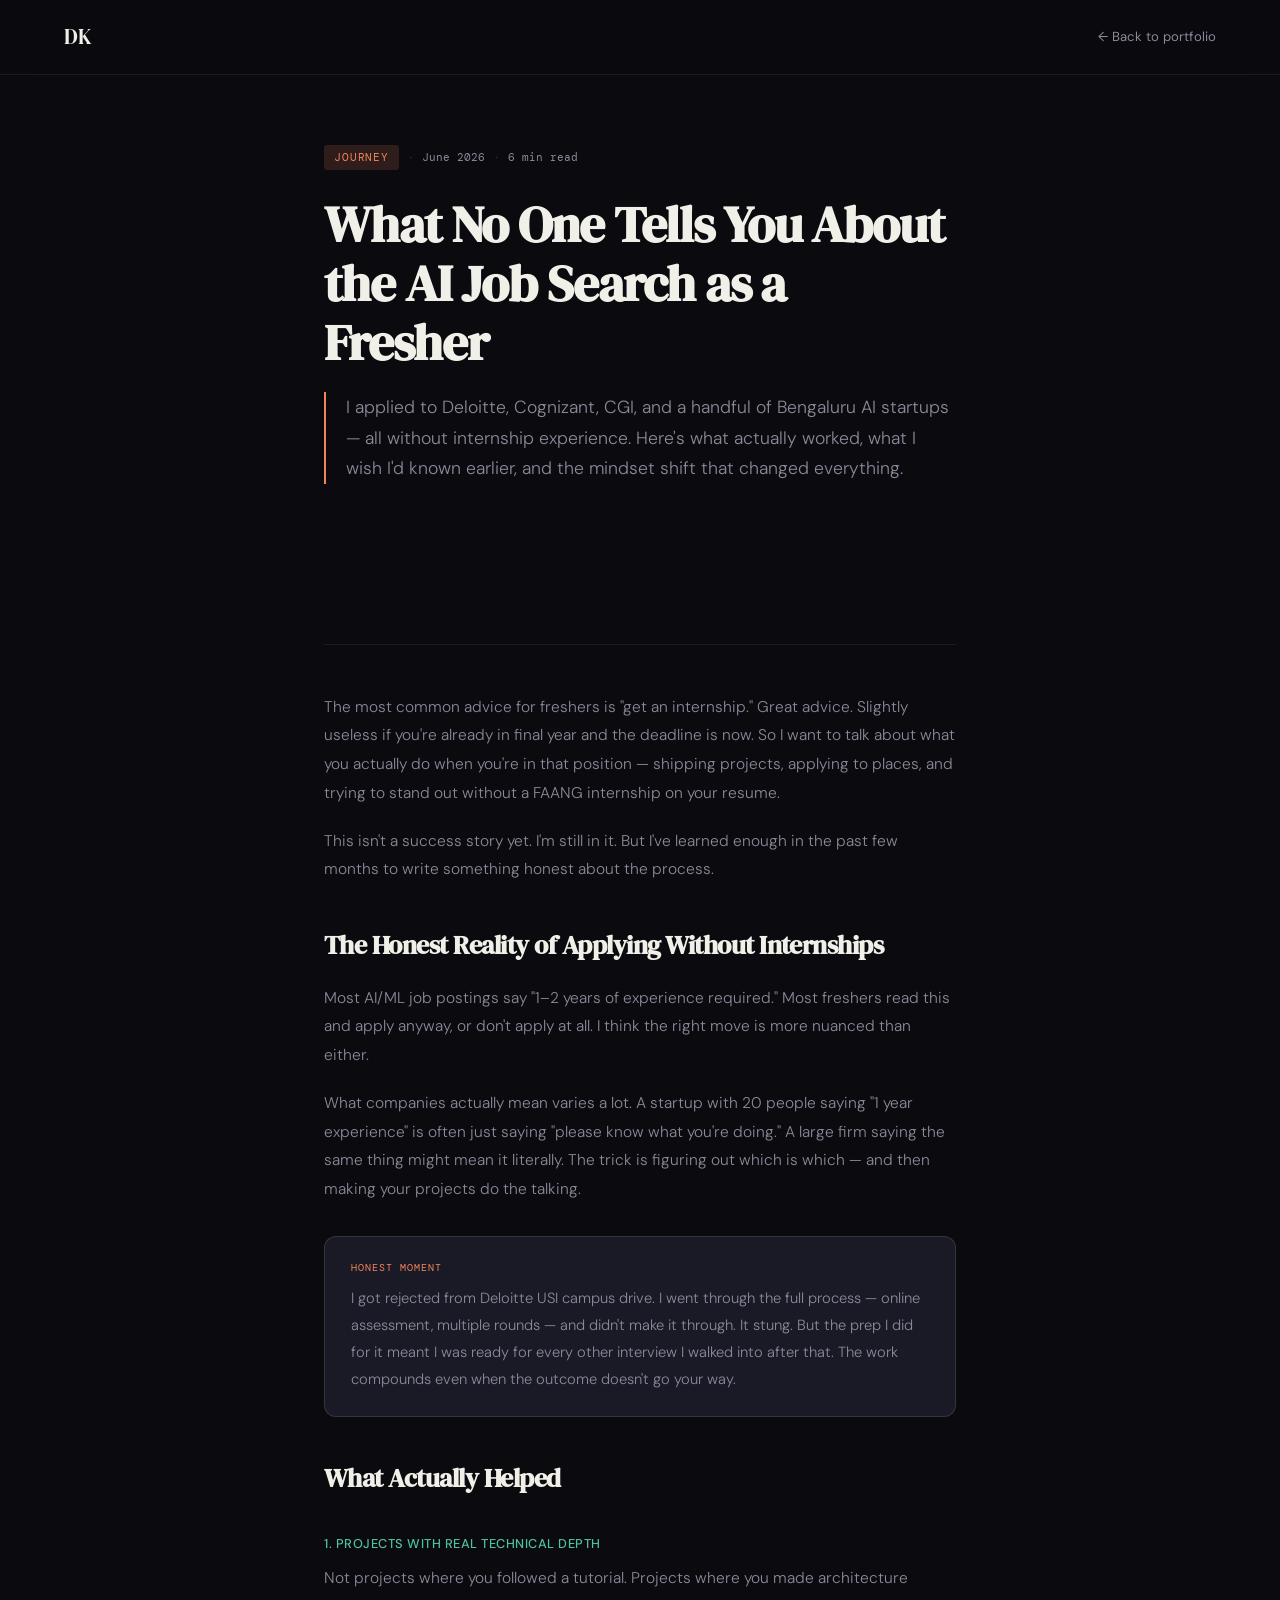
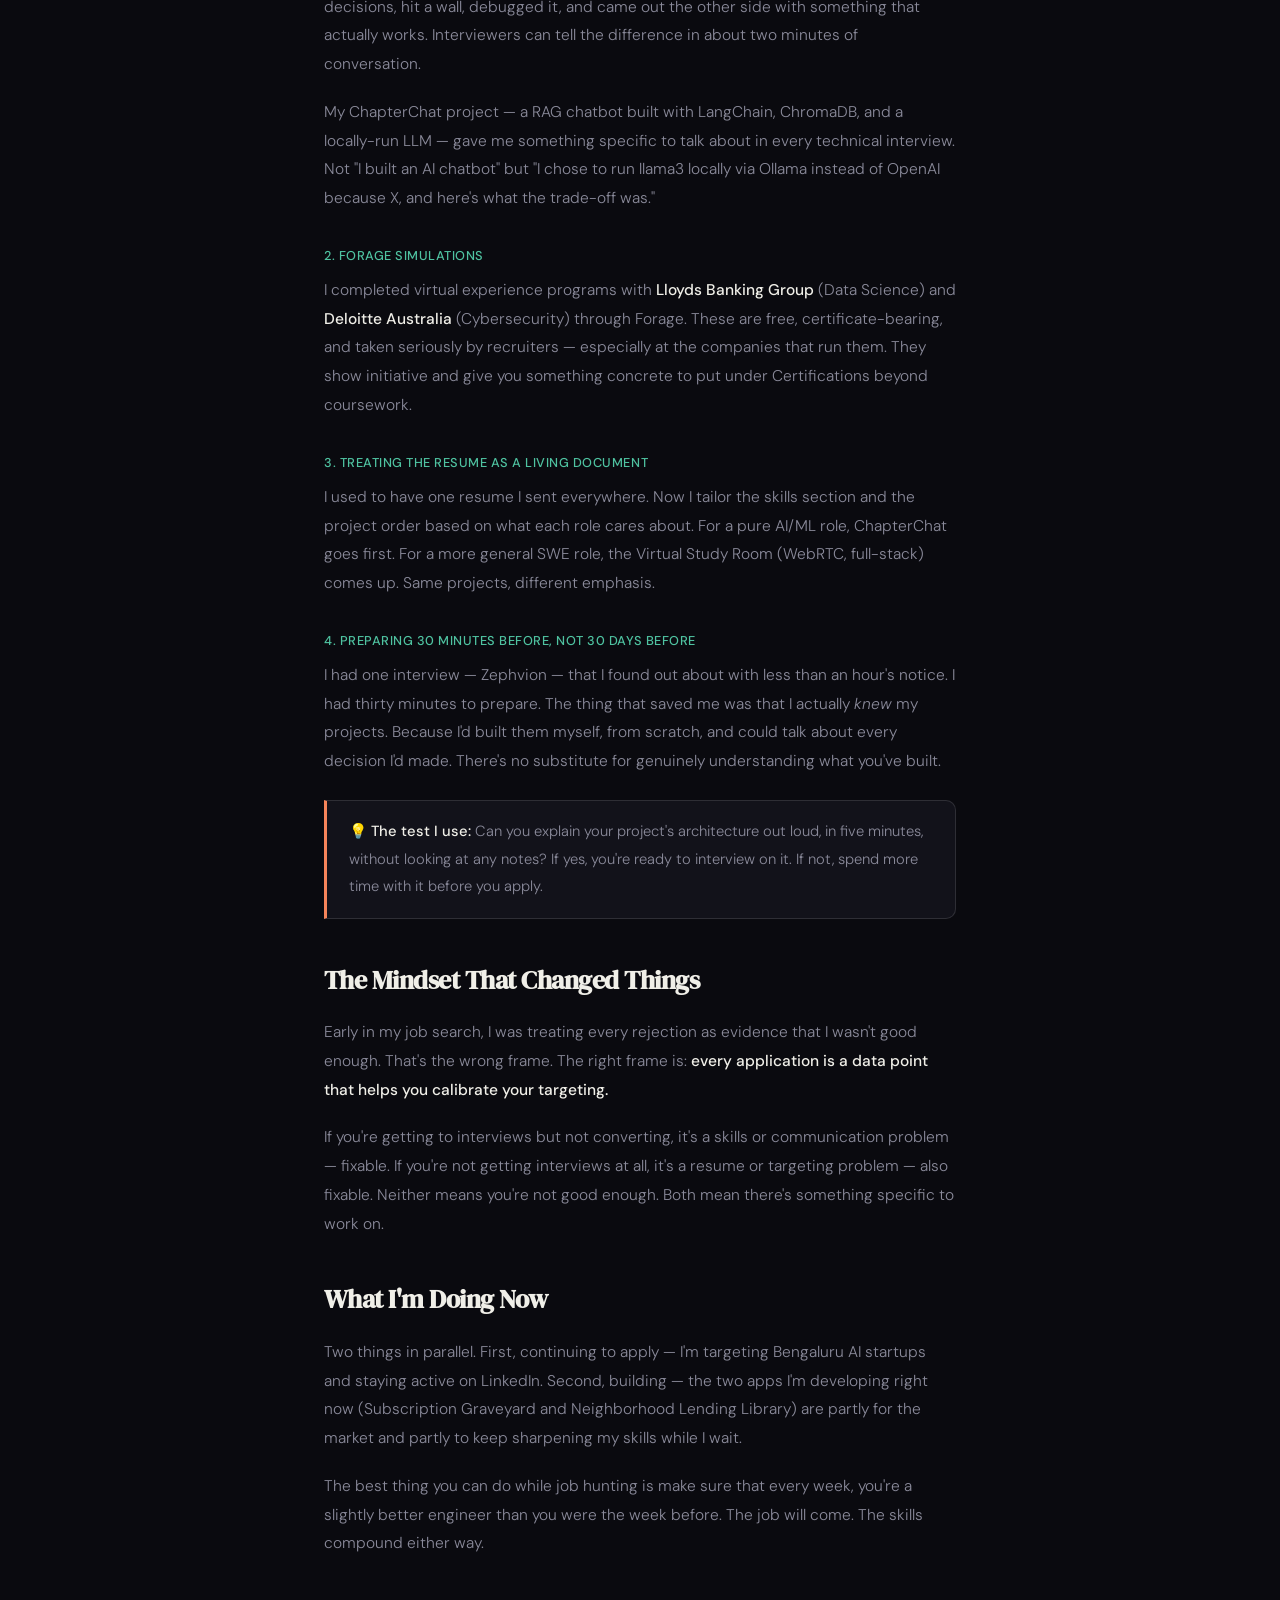
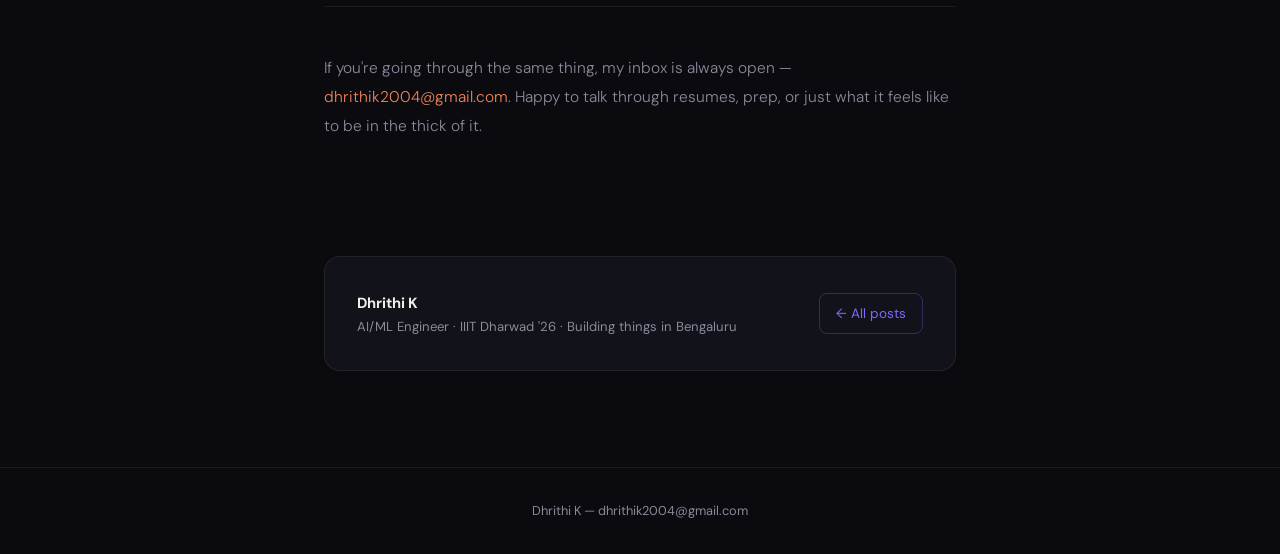
<file: blog-job-search.html>
<!DOCTYPE html>
<html lang="en">
<head>
<meta charset="UTF-8">
<meta name="viewport" content="width=device-width, initial-scale=1.0">
<title>What No One Tells You About the AI Job Search as a Fresher — Dhrithi K</title>
<link rel="preconnect" href="https://fonts.googleapis.com">
<link href="https://fonts.googleapis.com/css2?family=DM+Serif+Display:ital@0;1&family=DM+Sans:opsz,wght@9..40,300;9..40,400;9..40,500&family=DM+Mono:wght@400;500&display=swap" rel="stylesheet">
<style>
  :root { --bg:#0a0a0f; --surface:#12121a; --surface2:#1a1a26; --border:rgba(255,255,255,0.07); --border2:rgba(255,255,255,0.12); --text:#f0efe8; --muted:#8a8a9a; --accent:#7c6af7; --accent2:#4fc3a1; --accent3:#f5845a; }
  *, *::before, *::after { box-sizing: border-box; margin: 0; padding: 0; }
  html { scroll-behavior: smooth; }
  body { font-family: 'DM Sans', sans-serif; background: var(--bg); color: var(--text); line-height: 1.7; overflow-x: hidden; }
  nav { position: fixed; top: 0; left: 0; right: 0; z-index: 100; display: flex; align-items: center; justify-content: space-between; padding: 1.2rem 4rem; background: rgba(10,10,15,0.85); backdrop-filter: blur(16px); border-bottom: 0.5px solid var(--border); }
  .nav-logo { font-family: 'DM Serif Display', serif; font-size: 1.3rem; color: var(--text); text-decoration: none; }
  .nav-back { font-size: 0.82rem; color: var(--muted); text-decoration: none; display: flex; align-items: center; gap: 6px; transition: color 0.2s; }
  .nav-back:hover { color: var(--text); }
  .blog-hero { padding: 9rem 4rem 4rem; max-width: 760px; margin: 0 auto; }
  .blog-meta-top { display: flex; align-items: center; gap: 10px; margin-bottom: 1.5rem; }
  .blog-cat { font-family: 'DM Mono', monospace; font-size: 0.68rem; letter-spacing: 0.08em; padding: 3px 10px; border-radius: 3px; text-transform: uppercase; background: rgba(245,132,90,0.15); color: var(--accent3); }
  .blog-date, .blog-read-time { font-family: 'DM Mono', monospace; font-size: 0.68rem; color: var(--muted); }
  .blog-sep { color: var(--border2); }
  h1 { font-family: 'DM Serif Display', serif; font-size: clamp(2rem, 5vw, 3.2rem); line-height: 1.15; letter-spacing: -0.02em; margin-bottom: 1.25rem; }
  .blog-lede { font-size: 1.1rem; color: var(--muted); line-height: 1.75; font-weight: 300; border-left: 2px solid var(--accent3); padding-left: 1.25rem; margin-bottom: 3rem; }
  .blog-divider { height: 0.5px; background: var(--border); margin: 3rem 0; }
  article { max-width: 760px; margin: 0 auto; padding: 0 4rem 6rem; }
  article h2 { font-family: 'DM Serif Display', serif; font-size: 1.6rem; letter-spacing: -0.02em; margin: 2.5rem 0 1rem; color: var(--text); }
  article h3 { font-size: 0.8rem; font-weight: 500; margin: 2rem 0 0.6rem; color: var(--accent2); letter-spacing: 0.04em; text-transform: uppercase; }
  article p { color: var(--muted); font-weight: 300; margin-bottom: 1.2rem; font-size: 0.97rem; line-height: 1.85; }
  article p strong { color: var(--text); font-weight: 500; }
  article ul, article ol { color: var(--muted); font-weight: 300; font-size: 0.97rem; line-height: 1.85; margin-bottom: 1.2rem; padding-left: 1.5rem; }
  article li { margin-bottom: 0.5rem; }
  article li strong { color: var(--text); font-weight: 500; }
  .callout { background: var(--surface); border: 0.5px solid var(--border2); border-left: 3px solid var(--accent3); border-radius: 0 10px 10px 0; padding: 1.1rem 1.4rem; margin: 1.5rem 0; }
  .callout p { margin: 0; font-size: 0.92rem; }
  .honest-box { background: var(--surface2); border: 0.5px solid var(--border2); border-radius: 12px; padding: 1.4rem 1.6rem; margin: 2rem 0; }
  .honest-box .label { font-family: 'DM Mono', monospace; font-size: 0.65rem; text-transform: uppercase; letter-spacing: 0.1em; color: var(--accent3); margin-bottom: 0.5rem; }
  .honest-box p { margin: 0; font-size: 0.92rem; }
  .blog-footer { max-width: 760px; margin: 0 auto; padding: 0 4rem 6rem; }
  .blog-footer-inner { background: var(--surface); border: 0.5px solid var(--border); border-radius: 16px; padding: 2rem; display: flex; align-items: center; justify-content: space-between; gap: 1rem; flex-wrap: wrap; }
  .author-info p { font-size: 0.82rem; color: var(--muted); margin: 0; }
  .author-info strong { color: var(--text); font-size: 0.92rem; }
  .back-link { display: inline-flex; align-items: center; gap: 6px; font-size: 0.85rem; color: var(--accent); text-decoration: none; border: 0.5px solid rgba(124,106,247,0.3); padding: 0.5rem 1rem; border-radius: 8px; transition: all 0.2s; }
  .back-link:hover { background: rgba(124,106,247,0.1); }
  footer { text-align: center; padding: 2rem 4rem; border-top: 0.5px solid var(--border); color: var(--muted); font-size: 0.8rem; }
  @media (max-width: 768px) { nav { padding: 1rem 1.5rem; } .blog-hero, article, .blog-footer { padding-left: 1.5rem; padding-right: 1.5rem; } }
</style>
</head>
<body>

<nav>
  <a href="Dhrithi_Portfolio_Final.html" class="nav-logo">DK</a>
  <a href="Dhrithi_Portfolio_Final.html#blog" class="nav-back">← Back to portfolio</a>
</nav>

<div class="blog-hero">
  <div class="blog-meta-top">
    <span class="blog-cat">Journey</span>
    <span class="blog-sep">·</span>
    <span class="blog-date">June 2026</span>
    <span class="blog-sep">·</span>
    <span class="blog-read-time">6 min read</span>
  </div>
  <h1>What No One Tells You About the AI Job Search as a Fresher</h1>
  <p class="blog-lede">I applied to Deloitte, Cognizant, CGI, and a handful of Bengaluru AI startups — all without internship experience. Here's what actually worked, what I wish I'd known earlier, and the mindset shift that changed everything.</p>
</div>

<article>
  <div class="blog-divider"></div>

  <p>The most common advice for freshers is "get an internship." Great advice. Slightly useless if you're already in final year and the deadline is now. So I want to talk about what you actually do when you're in that position — shipping projects, applying to places, and trying to stand out without a FAANG internship on your resume.</p>

  <p>This isn't a success story yet. I'm still in it. But I've learned enough in the past few months to write something honest about the process.</p>

  <h2>The Honest Reality of Applying Without Internships</h2>

  <p>Most AI/ML job postings say "1–2 years of experience required." Most freshers read this and apply anyway, or don't apply at all. I think the right move is more nuanced than either.</p>

  <p>What companies actually mean varies a lot. A startup with 20 people saying "1 year experience" is often just saying "please know what you're doing." A large firm saying the same thing might mean it literally. The trick is figuring out which is which — and then making your projects do the talking.</p>

  <div class="honest-box">
    <div class="label">Honest moment</div>
    <p>I got rejected from Deloitte USI campus drive. I went through the full process — online assessment, multiple rounds — and didn't make it through. It stung. But the prep I did for it meant I was ready for every other interview I walked into after that. The work compounds even when the outcome doesn't go your way.</p>
  </div>

  <h2>What Actually Helped</h2>

  <h3>1. Projects with real technical depth</h3>
  <p>Not projects where you followed a tutorial. Projects where you made architecture decisions, hit a wall, debugged it, and came out the other side with something that actually works. Interviewers can tell the difference in about two minutes of conversation.</p>

  <p>My ChapterChat project — a RAG chatbot built with LangChain, ChromaDB, and a locally-run LLM — gave me something specific to talk about in every technical interview. Not "I built an AI chatbot" but "I chose to run llama3 locally via Ollama instead of OpenAI because X, and here's what the trade-off was."</p>

  <h3>2. Forage simulations</h3>
  <p>I completed virtual experience programs with <strong>Lloyds Banking Group</strong> (Data Science) and <strong>Deloitte Australia</strong> (Cybersecurity) through Forage. These are free, certificate-bearing, and taken seriously by recruiters — especially at the companies that run them. They show initiative and give you something concrete to put under Certifications beyond coursework.</p>

  <h3>3. Treating the resume as a living document</h3>
  <p>I used to have one resume I sent everywhere. Now I tailor the skills section and the project order based on what each role cares about. For a pure AI/ML role, ChapterChat goes first. For a more general SWE role, the Virtual Study Room (WebRTC, full-stack) comes up. Same projects, different emphasis.</p>

  <h3>4. Preparing 30 minutes before, not 30 days before</h3>
  <p>I had one interview — Zephvion — that I found out about with less than an hour's notice. I had thirty minutes to prepare. The thing that saved me was that I actually <em>knew</em> my projects. Because I'd built them myself, from scratch, and could talk about every decision I'd made. There's no substitute for genuinely understanding what you've built.</p>

  <div class="callout">
    <p>💡 <strong>The test I use:</strong> Can you explain your project's architecture out loud, in five minutes, without looking at any notes? If yes, you're ready to interview on it. If not, spend more time with it before you apply.</p>
  </div>

  <h2>The Mindset That Changed Things</h2>

  <p>Early in my job search, I was treating every rejection as evidence that I wasn't good enough. That's the wrong frame. The right frame is: <strong>every application is a data point that helps you calibrate your targeting.</strong></p>

  <p>If you're getting to interviews but not converting, it's a skills or communication problem — fixable. If you're not getting interviews at all, it's a resume or targeting problem — also fixable. Neither means you're not good enough. Both mean there's something specific to work on.</p>

  <h2>What I'm Doing Now</h2>

  <p>Two things in parallel. First, continuing to apply — I'm targeting Bengaluru AI startups and staying active on LinkedIn. Second, building — the two apps I'm developing right now (Subscription Graveyard and Neighborhood Lending Library) are partly for the market and partly to keep sharpening my skills while I wait.</p>

  <p>The best thing you can do while job hunting is make sure that every week, you're a slightly better engineer than you were the week before. The job will come. The skills compound either way.</p>

  <div class="blog-divider"></div>
  <p>If you're going through the same thing, my inbox is always open — <a href="mailto:dhrithik2004@gmail.com" style="color:var(--accent3);text-decoration:none;">dhrithik2004@gmail.com</a>. Happy to talk through resumes, prep, or just what it feels like to be in the thick of it.</p>
</article>

<div class="blog-footer">
  <div class="blog-footer-inner">
    <div class="author-info">
      <strong>Dhrithi K</strong>
      <p>AI/ML Engineer · IIIT Dharwad '26 · Building things in Bengaluru</p>
    </div>
    <a href="Dhrithi_Portfolio_Final.html#blog" class="back-link">← All posts</a>
  </div>
</div>

<footer><p>Dhrithi K &mdash; dhrithik2004@gmail.com</p></footer>
</body>
</html>
</file>
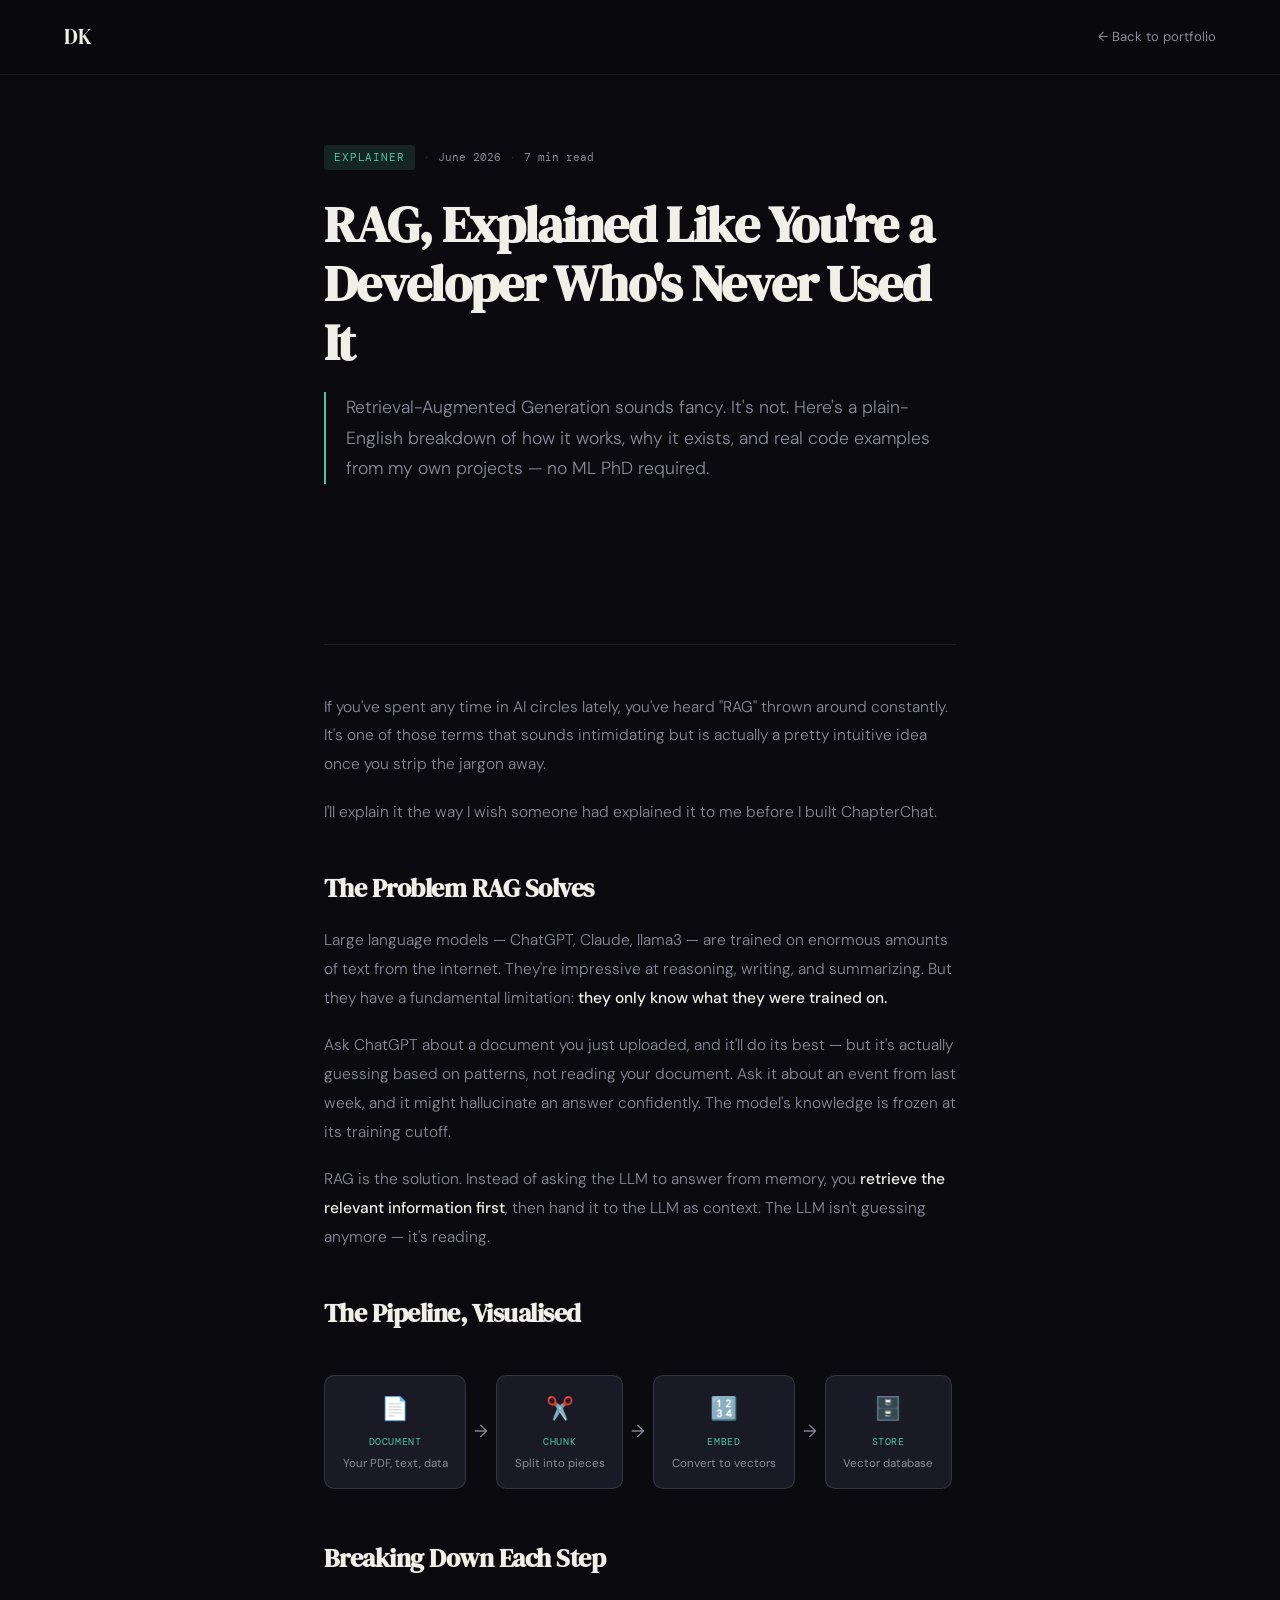
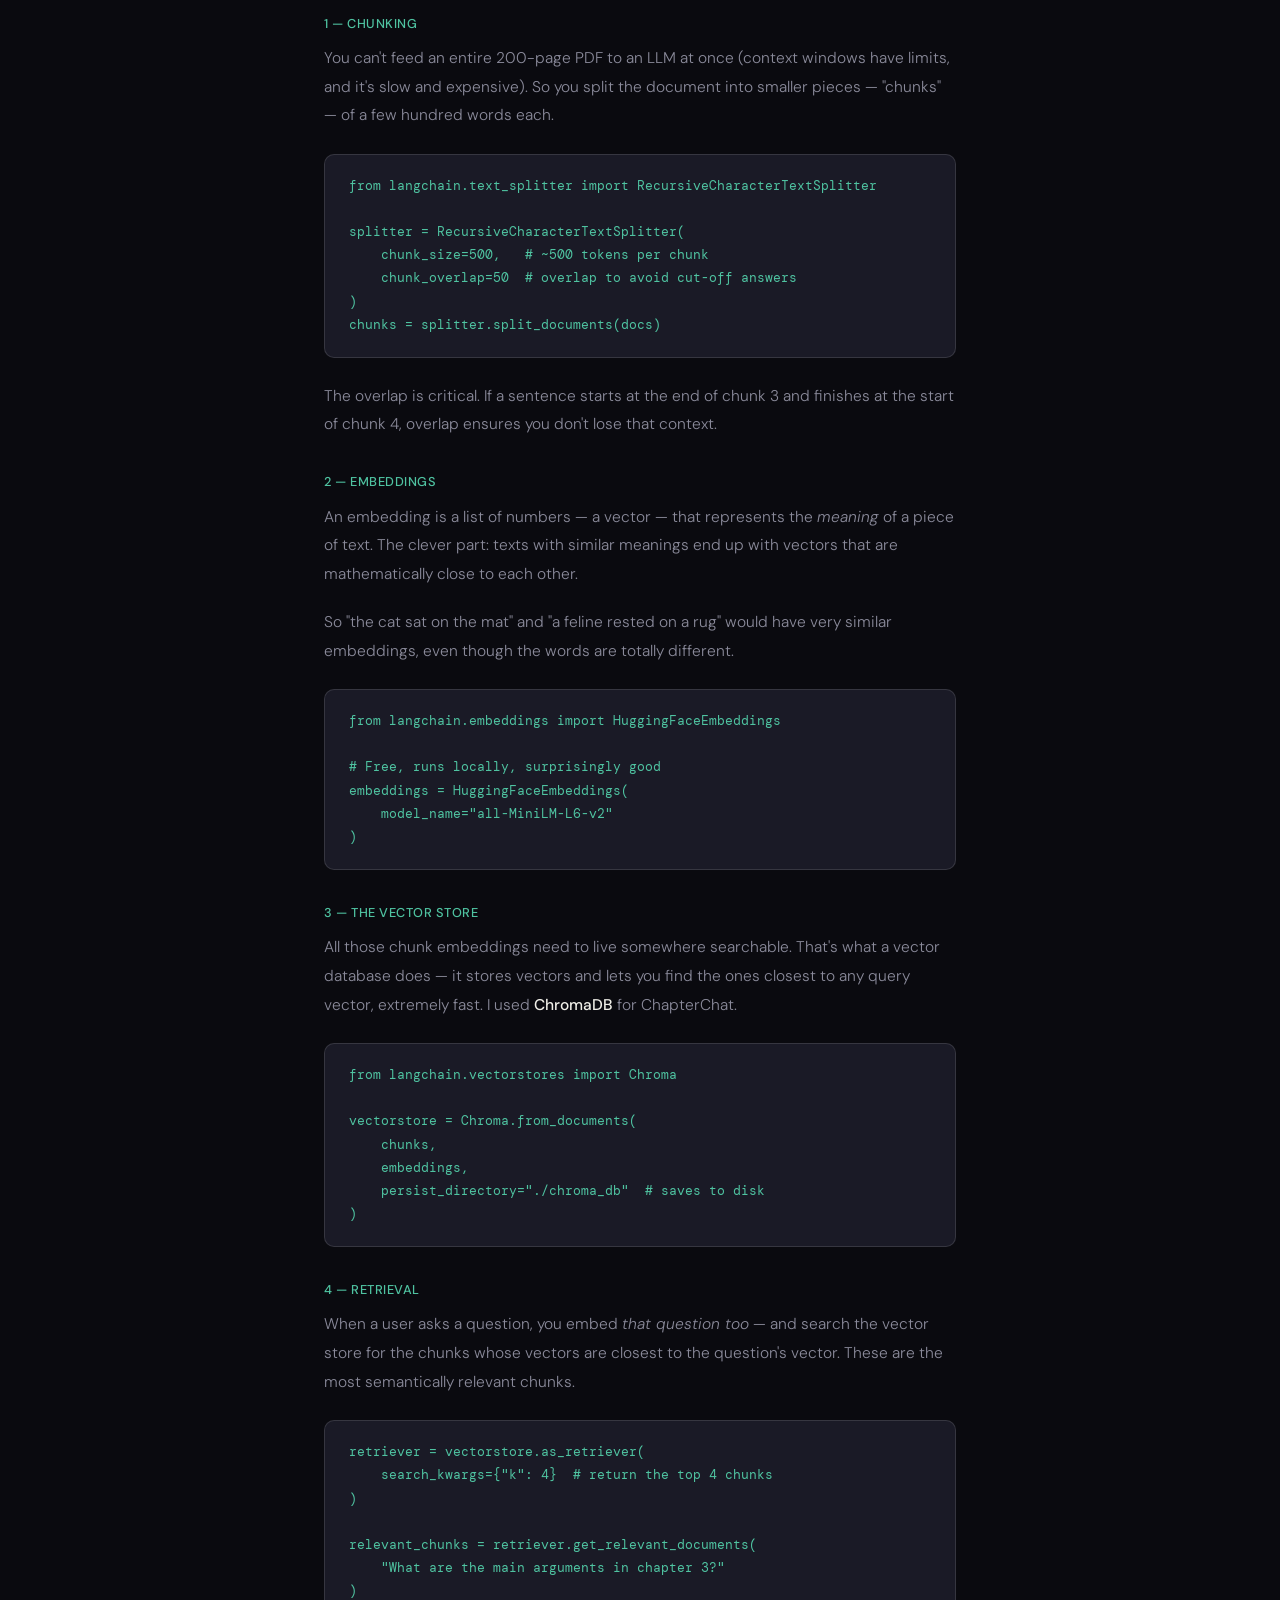
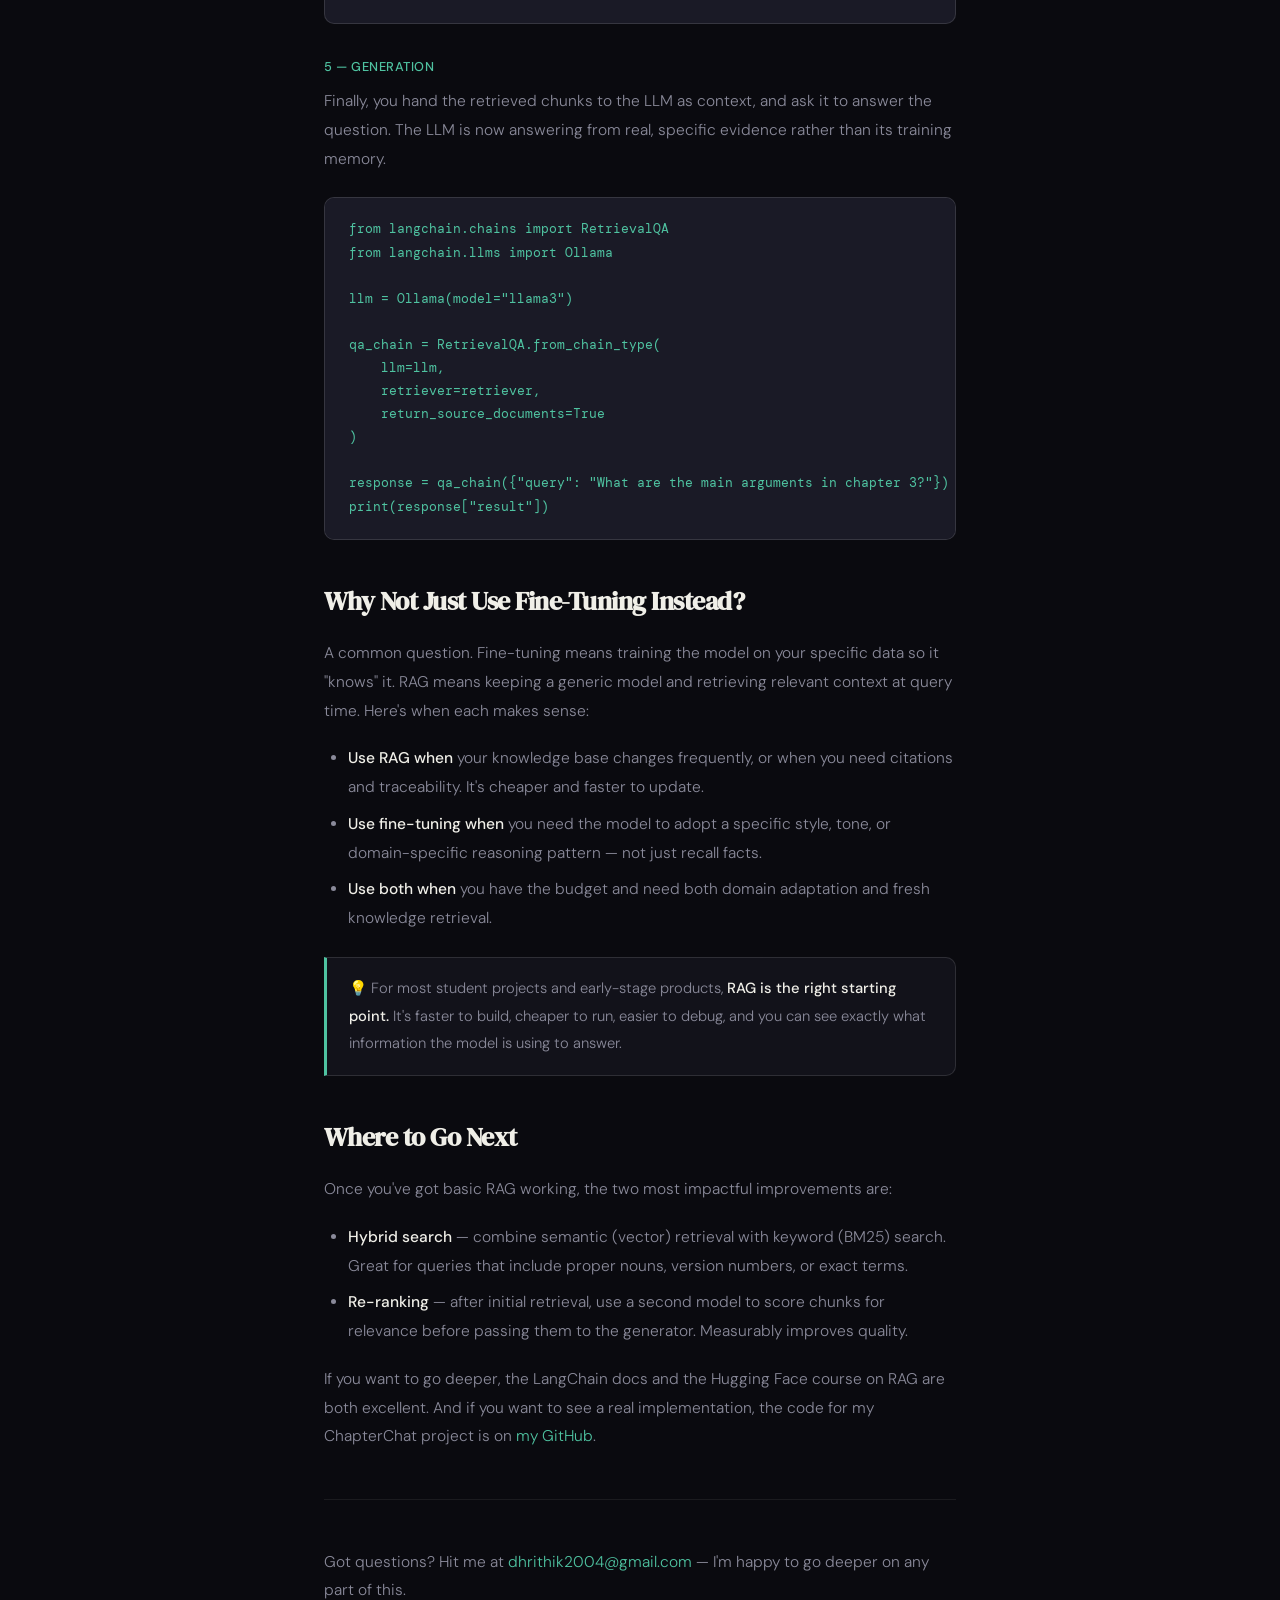
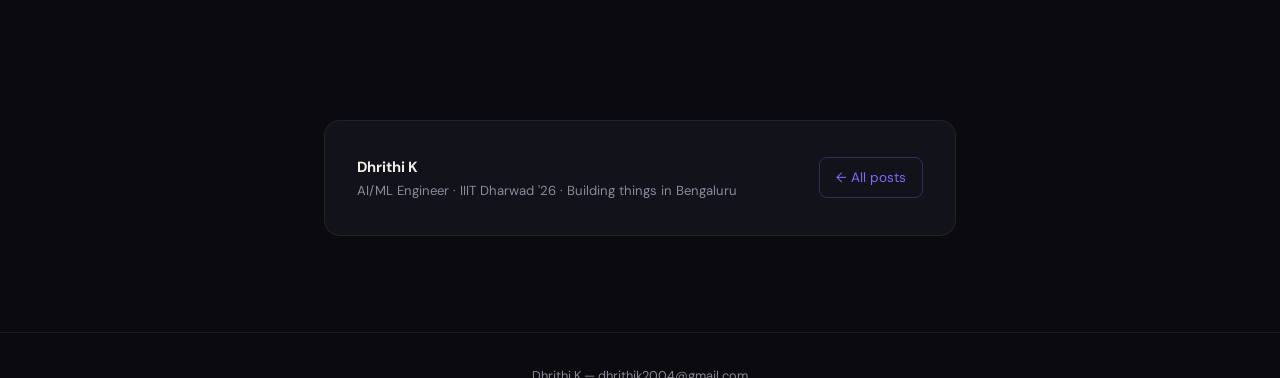
<file: blog-rag-explained.html>
<!DOCTYPE html>
<html lang="en">
<head>
<meta charset="UTF-8">
<meta name="viewport" content="width=device-width, initial-scale=1.0">
<title>RAG, Explained Like You're a Developer Who's Never Used It — Dhrithi K</title>
<link rel="preconnect" href="https://fonts.googleapis.com">
<link href="https://fonts.googleapis.com/css2?family=DM+Serif+Display:ital@0;1&family=DM+Sans:opsz,wght@9..40,300;9..40,400;9..40,500&family=DM+Mono:wght@400;500&display=swap" rel="stylesheet">
<style>
  :root { --bg:#0a0a0f; --surface:#12121a; --surface2:#1a1a26; --border:rgba(255,255,255,0.07); --border2:rgba(255,255,255,0.12); --text:#f0efe8; --muted:#8a8a9a; --accent:#7c6af7; --accent2:#4fc3a1; --accent3:#f5845a; }
  *, *::before, *::after { box-sizing: border-box; margin: 0; padding: 0; }
  html { scroll-behavior: smooth; }
  body { font-family: 'DM Sans', sans-serif; background: var(--bg); color: var(--text); line-height: 1.7; overflow-x: hidden; }
  nav { position: fixed; top: 0; left: 0; right: 0; z-index: 100; display: flex; align-items: center; justify-content: space-between; padding: 1.2rem 4rem; background: rgba(10,10,15,0.85); backdrop-filter: blur(16px); border-bottom: 0.5px solid var(--border); }
  .nav-logo { font-family: 'DM Serif Display', serif; font-size: 1.3rem; color: var(--text); text-decoration: none; }
  .nav-back { font-size: 0.82rem; color: var(--muted); text-decoration: none; display: flex; align-items: center; gap: 6px; transition: color 0.2s; }
  .nav-back:hover { color: var(--text); }
  .blog-hero { padding: 9rem 4rem 4rem; max-width: 760px; margin: 0 auto; }
  .blog-meta-top { display: flex; align-items: center; gap: 10px; margin-bottom: 1.5rem; }
  .blog-cat { font-family: 'DM Mono', monospace; font-size: 0.68rem; letter-spacing: 0.08em; padding: 3px 10px; border-radius: 3px; text-transform: uppercase; background: rgba(79,195,161,0.15); color: var(--accent2); }
  .blog-date, .blog-read-time { font-family: 'DM Mono', monospace; font-size: 0.68rem; color: var(--muted); }
  .blog-sep { color: var(--border2); }
  h1 { font-family: 'DM Serif Display', serif; font-size: clamp(2rem, 5vw, 3.2rem); line-height: 1.15; letter-spacing: -0.02em; margin-bottom: 1.25rem; }
  .blog-lede { font-size: 1.1rem; color: var(--muted); line-height: 1.75; font-weight: 300; border-left: 2px solid var(--accent2); padding-left: 1.25rem; margin-bottom: 3rem; }
  .blog-divider { height: 0.5px; background: var(--border); margin: 3rem 0; }
  article { max-width: 760px; margin: 0 auto; padding: 0 4rem 6rem; }
  article h2 { font-family: 'DM Serif Display', serif; font-size: 1.6rem; letter-spacing: -0.02em; margin: 2.5rem 0 1rem; color: var(--text); }
  article h3 { font-size: 0.8rem; font-weight: 500; margin: 2rem 0 0.6rem; color: var(--accent2); letter-spacing: 0.04em; text-transform: uppercase; }
  article p { color: var(--muted); font-weight: 300; margin-bottom: 1.2rem; font-size: 0.97rem; line-height: 1.85; }
  article p strong { color: var(--text); font-weight: 500; }
  article ul { color: var(--muted); font-weight: 300; font-size: 0.97rem; line-height: 1.85; margin-bottom: 1.2rem; padding-left: 1.5rem; }
  article li { margin-bottom: 0.5rem; }
  article li strong { color: var(--text); font-weight: 500; }
  pre { background: var(--surface2); border: 0.5px solid var(--border2); border-radius: 10px; padding: 1.25rem 1.5rem; margin: 1.5rem 0; overflow-x: auto; }
  code { font-family: 'DM Mono', monospace; font-size: 0.82rem; color: var(--accent2); line-height: 1.6; }
  p code { background: var(--surface2); border: 0.5px solid var(--border); border-radius: 4px; padding: 1px 6px; color: var(--accent3); font-size: 0.85em; }
  .callout { background: var(--surface); border: 0.5px solid var(--border2); border-left: 3px solid var(--accent2); border-radius: 0 10px 10px 0; padding: 1.1rem 1.4rem; margin: 1.5rem 0; }
  .callout p { margin: 0; font-size: 0.92rem; }
  /* Visual pipeline diagram */
  .pipeline { display: flex; align-items: center; gap: 0; margin: 2rem 0; overflow-x: auto; padding: 0.5rem 0; }
  .pipe-step { background: var(--surface2); border: 0.5px solid var(--border2); border-radius: 10px; padding: 0.9rem 1.1rem; text-align: center; min-width: 110px; flex-shrink: 0; }
  .pipe-step .pipe-icon { font-size: 1.4rem; display: block; margin-bottom: 0.3rem; }
  .pipe-step .pipe-label { font-family: 'DM Mono', monospace; font-size: 0.65rem; color: var(--accent2); text-transform: uppercase; letter-spacing: 0.06em; display: block; }
  .pipe-step .pipe-desc { font-size: 0.72rem; color: var(--muted); margin-top: 0.2rem; display: block; }
  .pipe-arrow { color: var(--muted); font-size: 1.1rem; padding: 0 0.5rem; flex-shrink: 0; }
  .blog-footer { max-width: 760px; margin: 0 auto; padding: 0 4rem 6rem; }
  .blog-footer-inner { background: var(--surface); border: 0.5px solid var(--border); border-radius: 16px; padding: 2rem; display: flex; align-items: center; justify-content: space-between; gap: 1rem; flex-wrap: wrap; }
  .author-info p { font-size: 0.82rem; color: var(--muted); margin: 0; }
  .author-info strong { color: var(--text); font-size: 0.92rem; }
  .back-link { display: inline-flex; align-items: center; gap: 6px; font-size: 0.85rem; color: var(--accent); text-decoration: none; border: 0.5px solid rgba(124,106,247,0.3); padding: 0.5rem 1rem; border-radius: 8px; transition: all 0.2s; }
  .back-link:hover { background: rgba(124,106,247,0.1); }
  footer { text-align: center; padding: 2rem 4rem; border-top: 0.5px solid var(--border); color: var(--muted); font-size: 0.8rem; }
  @media (max-width: 768px) { nav { padding: 1rem 1.5rem; } .blog-hero, article, .blog-footer { padding-left: 1.5rem; padding-right: 1.5rem; } }
</style>
</head>
<body>

<nav>
  <a href="Dhrithi_Portfolio_Final.html" class="nav-logo">DK</a>
  <a href="Dhrithi_Portfolio_Final.html#blog" class="nav-back">← Back to portfolio</a>
</nav>

<div class="blog-hero">
  <div class="blog-meta-top">
    <span class="blog-cat">Explainer</span>
    <span class="blog-sep">·</span>
    <span class="blog-date">June 2026</span>
    <span class="blog-sep">·</span>
    <span class="blog-read-time">7 min read</span>
  </div>
  <h1>RAG, Explained Like You're a Developer Who's Never Used It</h1>
  <p class="blog-lede">Retrieval-Augmented Generation sounds fancy. It's not. Here's a plain-English breakdown of how it works, why it exists, and real code examples from my own projects — no ML PhD required.</p>
</div>

<article>
  <div class="blog-divider"></div>

  <p>If you've spent any time in AI circles lately, you've heard "RAG" thrown around constantly. It's one of those terms that sounds intimidating but is actually a pretty intuitive idea once you strip the jargon away.</p>

  <p>I'll explain it the way I wish someone had explained it to me before I built ChapterChat.</p>

  <h2>The Problem RAG Solves</h2>

  <p>Large language models — ChatGPT, Claude, llama3 — are trained on enormous amounts of text from the internet. They're impressive at reasoning, writing, and summarizing. But they have a fundamental limitation: <strong>they only know what they were trained on.</strong></p>

  <p>Ask ChatGPT about a document you just uploaded, and it'll do its best — but it's actually guessing based on patterns, not reading your document. Ask it about an event from last week, and it might hallucinate an answer confidently. The model's knowledge is frozen at its training cutoff.</p>

  <p>RAG is the solution. Instead of asking the LLM to answer from memory, you <strong>retrieve the relevant information first</strong>, then hand it to the LLM as context. The LLM isn't guessing anymore — it's reading.</p>

  <h2>The Pipeline, Visualised</h2>

  <div class="pipeline">
    <div class="pipe-step">
      <span class="pipe-icon">📄</span>
      <span class="pipe-label">Document</span>
      <span class="pipe-desc">Your PDF, text, data</span>
    </div>
    <span class="pipe-arrow">→</span>
    <div class="pipe-step">
      <span class="pipe-icon">✂️</span>
      <span class="pipe-label">Chunk</span>
      <span class="pipe-desc">Split into pieces</span>
    </div>
    <span class="pipe-arrow">→</span>
    <div class="pipe-step">
      <span class="pipe-icon">🔢</span>
      <span class="pipe-label">Embed</span>
      <span class="pipe-desc">Convert to vectors</span>
    </div>
    <span class="pipe-arrow">→</span>
    <div class="pipe-step">
      <span class="pipe-icon">🗄️</span>
      <span class="pipe-label">Store</span>
      <span class="pipe-desc">Vector database</span>
    </div>
    <span class="pipe-arrow">→</span>
    <div class="pipe-step">
      <span class="pipe-icon">🔍</span>
      <span class="pipe-label">Retrieve</span>
      <span class="pipe-desc">Find relevant chunks</span>
    </div>
    <span class="pipe-arrow">→</span>
    <div class="pipe-step">
      <span class="pipe-icon">🤖</span>
      <span class="pipe-label">Generate</span>
      <span class="pipe-desc">LLM answers</span>
    </div>
  </div>

  <h2>Breaking Down Each Step</h2>

  <h3>1 — Chunking</h3>
  <p>You can't feed an entire 200-page PDF to an LLM at once (context windows have limits, and it's slow and expensive). So you split the document into smaller pieces — "chunks" — of a few hundred words each.</p>

  <pre><code>from langchain.text_splitter import RecursiveCharacterTextSplitter

splitter = RecursiveCharacterTextSplitter(
    chunk_size=500,   # ~500 tokens per chunk
    chunk_overlap=50  # overlap to avoid cut-off answers
)
chunks = splitter.split_documents(docs)</code></pre>

  <p>The overlap is critical. If a sentence starts at the end of chunk 3 and finishes at the start of chunk 4, overlap ensures you don't lose that context.</p>

  <h3>2 — Embeddings</h3>
  <p>An embedding is a list of numbers — a vector — that represents the <em>meaning</em> of a piece of text. The clever part: texts with similar meanings end up with vectors that are mathematically close to each other.</p>

  <p>So "the cat sat on the mat" and "a feline rested on a rug" would have very similar embeddings, even though the words are totally different.</p>

  <pre><code>from langchain.embeddings import HuggingFaceEmbeddings

# Free, runs locally, surprisingly good
embeddings = HuggingFaceEmbeddings(
    model_name="all-MiniLM-L6-v2"
)</code></pre>

  <h3>3 — The Vector Store</h3>
  <p>All those chunk embeddings need to live somewhere searchable. That's what a vector database does — it stores vectors and lets you find the ones closest to any query vector, extremely fast. I used <strong>ChromaDB</strong> for ChapterChat.</p>

  <pre><code>from langchain.vectorstores import Chroma

vectorstore = Chroma.from_documents(
    chunks,
    embeddings,
    persist_directory="./chroma_db"  # saves to disk
)</code></pre>

  <h3>4 — Retrieval</h3>
  <p>When a user asks a question, you embed <em>that question too</em> — and search the vector store for the chunks whose vectors are closest to the question's vector. These are the most semantically relevant chunks.</p>

  <pre><code>retriever = vectorstore.as_retriever(
    search_kwargs={"k": 4}  # return the top 4 chunks
)

relevant_chunks = retriever.get_relevant_documents(
    "What are the main arguments in chapter 3?"
)</code></pre>

  <h3>5 — Generation</h3>
  <p>Finally, you hand the retrieved chunks to the LLM as context, and ask it to answer the question. The LLM is now answering from real, specific evidence rather than its training memory.</p>

  <pre><code>from langchain.chains import RetrievalQA
from langchain.llms import Ollama

llm = Ollama(model="llama3")

qa_chain = RetrievalQA.from_chain_type(
    llm=llm,
    retriever=retriever,
    return_source_documents=True
)

response = qa_chain({"query": "What are the main arguments in chapter 3?"})
print(response["result"])</code></pre>

  <h2>Why Not Just Use Fine-Tuning Instead?</h2>

  <p>A common question. Fine-tuning means training the model on your specific data so it "knows" it. RAG means keeping a generic model and retrieving relevant context at query time. Here's when each makes sense:</p>

  <ul>
    <li><strong>Use RAG when</strong> your knowledge base changes frequently, or when you need citations and traceability. It's cheaper and faster to update.</li>
    <li><strong>Use fine-tuning when</strong> you need the model to adopt a specific style, tone, or domain-specific reasoning pattern — not just recall facts.</li>
    <li><strong>Use both when</strong> you have the budget and need both domain adaptation and fresh knowledge retrieval.</li>
  </ul>

  <div class="callout">
    <p>💡 For most student projects and early-stage products, <strong>RAG is the right starting point.</strong> It's faster to build, cheaper to run, easier to debug, and you can see exactly what information the model is using to answer.</p>
  </div>

  <h2>Where to Go Next</h2>

  <p>Once you've got basic RAG working, the two most impactful improvements are:</p>

  <ul>
    <li><strong>Hybrid search</strong> — combine semantic (vector) retrieval with keyword (BM25) search. Great for queries that include proper nouns, version numbers, or exact terms.</li>
    <li><strong>Re-ranking</strong> — after initial retrieval, use a second model to score chunks for relevance before passing them to the generator. Measurably improves quality.</li>
  </ul>

  <p>If you want to go deeper, the LangChain docs and the Hugging Face course on RAG are both excellent. And if you want to see a real implementation, the code for my ChapterChat project is on <a href="https://github.com/DHRITHI-K" target="_blank" style="color:var(--accent2);text-decoration:none;">my GitHub</a>.</p>

  <div class="blog-divider"></div>
  <p>Got questions? Hit me at <a href="mailto:dhrithik2004@gmail.com" style="color:var(--accent2);text-decoration:none;">dhrithik2004@gmail.com</a> — I'm happy to go deeper on any part of this.</p>
</article>

<div class="blog-footer">
  <div class="blog-footer-inner">
    <div class="author-info">
      <strong>Dhrithi K</strong>
      <p>AI/ML Engineer · IIIT Dharwad '26 · Building things in Bengaluru</p>
    </div>
    <a href="Dhrithi_Portfolio_Final.html#blog" class="back-link">← All posts</a>
  </div>
</div>

<footer><p>Dhrithi K &mdash; dhrithik2004@gmail.com</p></footer>
</body>
</html>
</file>
<file: style.css>
:root {
    --bg: #0a0a0f;
    --surface: #12121a;
    --surface2: #1a1a26;
    --border: rgba(255, 255, 255, 0.07);
    --border2: rgba(255, 255, 255, 0.12);
    --text: #f0efe8;
    --muted: #8a8a9a;
    --accent: #7c6af7;
    --accent2: #4fc3a1;
    --accent3: #f5845a;
    --glow: rgba(124, 106, 247, 0.15);
}

*,
*::before,
*::after {
    box-sizing: border-box;
    margin: 0;
    padding: 0;
}

html {
    scroll-behavior: smooth;
}

/* body {
    font-family: 'DM Sans', sans-serif;
    background: var(--bg);
    color: var(--text);
    font-size: 16px;
    line-height: 1.7;
    overflow-x: hidden;
} */

body { 
  font-family: 'DM Sans', sans-serif; 
  
  /* Pure dark base for the outermost vignette edges */
  background-color: #05060b; 
  
  /* The exact centered Gemini deep indigo glow effect */
  background-image: radial-gradient(
    circle at 50% 43%, 
    rgba(28, 48, 114, 0.55) 0%,    /* Core rich blue-indigo glow */
    rgba(11, 14, 32, 0.95) 45%,    /* Smooth mid-tone transition blend */
    #05060b 85%                    /* Fades completely into the background edges */
  );
  
  background-attachment: fixed; /* Keeps the centered spotlight perfectly locked behind your hero content as you scroll */
  color: var(--text); 
  line-height: 1.7; 
  overflow-x: hidden; 
}

nav {
    position: fixed;
    top: 0;
    left: 0;
    right: 0;
    z-index: 100;
    display: flex;
    align-items: center;
    justify-content: space-between;
    padding: 1.2rem 4rem;
    background: rgba(10, 10, 15, 0.85);
    backdrop-filter: blur(16px);
    border-bottom: 0.5px solid var(--border);
}

.nav-logo {
    font-family: 'DM Serif Display', serif;
    font-size: 1.3rem;
    color: var(--text);
    text-decoration: none;
    letter-spacing: -0.02em;
}

.nav-links {
    display: flex;
    gap: 2.5rem;
    list-style: none;
}

.nav-links a {
    font-size: 0.85rem;
    font-weight: 400;
    letter-spacing: 0.05em;
    text-transform: uppercase;
    color: var(--muted);
    text-decoration: none;
    transition: color 0.2s;
}

.nav-links a:hover {
    color: var(--text);
}

.hero {
    min-height: 100vh;
    display: flex;
    align-items: center;
    padding: 7rem 4rem 4rem;
    position: relative;
    overflow: hidden;
}

.hero-bg {
    position: absolute;
    inset: 0;
    z-index: 0;
    background: radial-gradient(ellipse 80% 60% at 70% 40%, rgba(124, 106, 247, 0.12) 0%, transparent 60%), radial-gradient(ellipse 50% 50% at 20% 80%, rgba(79, 195, 161, 0.08) 0%, transparent 50%);
}

.hero-grid {
    position: absolute;
    inset: 0;
    z-index: 0;
    background-image: linear-gradient(rgba(255, 255, 255, 0.03) 1px, transparent 1px), linear-gradient(90deg, rgba(255, 255, 255, 0.03) 1px, transparent 1px);
    background-size: 60px 60px;
    mask-image: radial-gradient(ellipse at 70% 40%, black 20%, transparent 70%);
}

.hero-name {
    font-family: 'DM Mono', monospace;
    font-size: 1rem;
    color: var(--muted);
    margin-bottom: 0.75rem;
    display: block;
    letter-spacing: 0.05em;
}

.hero-name span {
    color: var(--accent2);
    /* This uses your existing Teal color */
    font-weight: 500;
    font-size: 1.15rem;
}

.hero-content {
    position: relative;
    z-index: 1;
    max-width: 720px;
}

.hero-tag {
    display: inline-flex;
    align-items: center;
    gap: 8px;
    font-size: 0.78rem;
    letter-spacing: 0.1em;
    text-transform: uppercase;
    color: var(--accent2);
    font-weight: 500;
    background: rgba(79, 195, 161, 0.1);
    border: 0.5px solid rgba(79, 195, 161, 0.25);
    padding: 0.35rem 0.9rem;
    border-radius: 100px;
    margin-bottom: 2rem;
}

.hero-tag::before {
    content: '';
    width: 6px;
    height: 6px;
    border-radius: 50%;
    background: var(--accent2);
    animation: pulse 2s infinite;
}

@keyframes pulse {

    0%,
    100% {
        opacity: 1;
        transform: scale(1);
    }

    50% {
        opacity: 0.5;
        transform: scale(0.85);
    }
}

h1 {
    font-family: 'DM Serif Display', serif;
    font-size: clamp(3rem, 6vw, 5.5rem);
    line-height: 1.08;
    letter-spacing: -0.03em;
    margin-bottom: 1.5rem;
}

h1 em {
    font-style: italic;
    color: var(--accent);
}

.hero-sub {
    font-size: 1.15rem;
    color: var(--muted);
    max-width: 520px;
    line-height: 1.75;
    margin-bottom: 2.5rem;
    font-weight: 300;
}

.hero-actions {
    display: flex;
    gap: 1rem;
    flex-wrap: wrap;
}

.btn {
    display: inline-flex;
    align-items: center;
    gap: 8px;
    padding: 0.75rem 1.75rem;
    border-radius: 8px;
    font-family: 'DM Sans', sans-serif;
    font-size: 0.9rem;
    font-weight: 500;
    text-decoration: none;
    cursor: pointer;
    transition: all 0.2s;
    border: 1px solid transparent;
}

.btn-primary {
    background: var(--accent);
    color: #fff;
}

.btn-primary:hover {
    background: #8f7ef9;
    box-shadow: 0 0 24px var(--glow);
    transform: translateY(-1px);
}

.btn-outline {
    background: transparent;
    color: var(--text);
    border-color: var(--border2);
}

.btn-outline:hover {
    background: var(--surface);
    transform: translateY(-1px);
}

section {
    padding: 6rem 4rem;
    max-width: 1100px;
    margin: 0 auto;
}

.section-label {
    font-size: 0.75rem;
    letter-spacing: 0.12em;
    text-transform: uppercase;
    color: var(--accent);
    font-weight: 500;
    display: flex;
    align-items: center;
    gap: 12px;
    margin-bottom: 1rem;
}

.section-label::after {
    content: '';
    flex: 1;
    height: 0.5px;
    background: var(--border2);
    max-width: 60px;
}

h2 {
    font-family: 'DM Serif Display', serif;
    font-size: clamp(2rem, 4vw, 3rem);
    letter-spacing: -0.02em;
    margin-bottom: 1rem;
}

.section-intro {
    color: var(--muted);
    max-width: 560px;
    margin-bottom: 3.5rem;
    font-weight: 300;
}

.about-grid {
    display: grid;
    grid-template-columns: 1fr 1fr;
    gap: 4rem;
    align-items: start;
}

.about-text p {
    color: var(--muted);
    margin-bottom: 1rem;
    font-weight: 300;
}

.about-text p strong {
    color: var(--text);
    font-weight: 500;
}

.about-stats {
    display: grid;
    grid-template-columns: 1fr 1fr;
    gap: 1rem;
}

.stat-card {
    background: var(--surface);
    border: 0.5px solid var(--border);
    border-radius: 12px;
    padding: 1.5rem;
    transition: border-color 0.2s, transform 0.2s;
}

.stat-card:hover {
    border-color: var(--border2);
    transform: translateY(-2px);
}

.stat-num {
    font-family: 'DM Serif Display', serif;
    font-size: 2.4rem;
    color: var(--accent);
    letter-spacing: -0.03em;
    line-height: 1;
}

.stat-label {
    font-size: 0.82rem;
    color: var(--muted);
    margin-top: 0.3rem;
}

.projects-grid {
    display: grid;
    grid-template-columns: repeat(3, 1fr);
    gap: 1.5px;
    background: var(--border2);
    border: 0.5px solid var(--border2);
    border-radius: 16px;
    overflow: hidden;
}

.project-card {
    background: var(--surface);
    padding: 2rem;
    display: flex;
    flex-direction: column;
    transition: background 0.2s;
    position: relative;
    cursor: default;
}

.project-card:hover {
    background: var(--surface2);
}

.project-card:hover::before {
    content: '';
    position: absolute;
    top: 0;
    left: 0;
    right: 0;
    height: 2px;
    background: linear-gradient(90deg, var(--accent), var(--accent2));
}

.project-number {
    font-family: 'DM Mono', monospace;
    font-size: 0.72rem;
    color: var(--accent);
    margin-bottom: 1.1rem;
    opacity: 0.6;
}

.project-status {
    position: absolute;
    top: 1.4rem;
    right: 1.4rem;
    font-family: 'DM Mono', monospace;
    font-size: 0.65rem;
    letter-spacing: 0.06em;
    padding: 3px 8px;
    border-radius: 3px;
}

.status-live {
    background: rgba(79, 195, 161, 0.12);
    color: var(--accent2);
}

.status-building {
    background: rgba(245, 132, 90, 0.12);
    color: var(--accent3);
}

.project-icon {
    width: 38px;
    height: 38px;
    border-radius: 8px;
    display: flex;
    align-items: center;
    justify-content: center;
    margin-bottom: 1rem;
    font-size: 18px;
    flex-shrink: 0;
}

.project-card:nth-child(1) .project-icon {
    background: rgba(124, 106, 247, 0.2);
}

.project-card:nth-child(2) .project-icon {
    background: rgba(245, 132, 90, 0.2);
}

.project-card:nth-child(3) .project-icon {
    background: rgba(79, 195, 161, 0.2);
}

.project-card:nth-child(4) .project-icon {
    background: rgba(124, 106, 247, 0.15);
}

.project-card:nth-child(5) .project-icon {
    background: rgba(79, 195, 161, 0.15);
}

.project-card:nth-child(6) .project-icon {
    background: rgba(245, 132, 90, 0.15);
}

.project-name {
    font-family: 'DM Serif Display', serif;
    font-size: 1.05rem;
    color: var(--text);
    margin-bottom: 0.5rem;
    line-height: 1.25;
}

.project-desc {
    font-size: 0.85rem;
    color: var(--muted);
    line-height: 1.7;
    margin-bottom: 1.25rem;
    flex: 1;
    font-weight: 300;
}

.project-tags {
    display: flex;
    flex-wrap: wrap;
    gap: 5px;
}

.tag {
    font-family: 'DM Mono', monospace;
    font-size: 0.68rem;
    color: var(--muted);
    background: var(--surface2);
    border: 0.5px solid var(--border);
    border-radius: 4px;
    padding: 2px 8px;
}

.skills-grid {
    display: grid;
    grid-template-columns: repeat(3, 1fr);
    gap: 1rem;
}

.skill-group {
    background: var(--surface);
    border: 0.5px solid var(--border);
    border-radius: 14px;
    padding: 1.75rem;
}

.skill-group-title {
    font-size: 0.78rem;
    letter-spacing: 0.08em;
    text-transform: uppercase;
    color: var(--accent2);
    font-weight: 500;
    margin-bottom: 1rem;
}

.skill-pills {
    display: flex;
    flex-wrap: wrap;
    gap: 6px;
}

.skill-pill {
    font-size: 0.82rem;
    color: var(--text);
    background: var(--surface2);
    border: 0.5px solid var(--border);
    border-radius: 8px;
    padding: 5px 12px;
    font-weight: 400;
    transition: border-color 0.2s;
}

.skill-pill:hover {
    border-color: var(--accent);
}

.certs-grid {
    display: grid;
    grid-template-columns: repeat(3, 1fr);
    gap: 1rem;
}

.cert-card {
    background: var(--surface);
    border: 0.5px solid var(--border);
    border-radius: 14px;
    padding: 1.5rem;
    transition: all 0.2s;
}

.cert-card:hover {
    border-color: var(--border2);
    transform: translateY(-2px);
}

.cert-icon {
    width: 40px;
    height: 40px;
    border-radius: 10px;
    display: flex;
    align-items: center;
    justify-content: center;
    font-size: 1.2rem;
    margin-bottom: 1rem;
}

.cert-name {
    font-size: 0.92rem;
    font-weight: 500;
    margin-bottom: 0.25rem;
}

.cert-org {
    font-size: 0.8rem;
    color: var(--muted);
    margin-bottom: 0.5rem;
}

.cert-date {
    font-family: 'DM Mono', monospace;
    font-size: 0.72rem;
    color: var(--accent);
}

/* ── RESUME SECTION ── */
.resume-grid {
    display: grid;
    grid-template-columns: 1fr 1fr;
    gap: 4rem;
    margin-bottom: 3.5rem;
}

.resume-col-title {
    font-size: 1.1rem;
    color: var(--text);
    margin-bottom: 2rem;
    font-family: 'DM Serif Display', serif;
}

.resume-item {
    position: relative;
    padding-left: 2rem;
    padding-bottom: 2.5rem;
    border-left: 1px solid var(--border2);
}

.resume-item:last-child {
    border-left-color: transparent;
    padding-bottom: 0;
}

.resume-dot {
    position: absolute;
    left: -6px;
    top: 0;
    width: 11px;
    height: 11px;
    border-radius: 50%;
    background: var(--surface);
    border: 2px solid var(--accent3);
    transition: background 0.2s;
}

.resume-item:hover .resume-dot {
    background: var(--accent3);
    box-shadow: 0 0 10px var(--glow);
}

.resume-date {
    font-family: 'DM Mono', monospace;
    font-size: 0.75rem;
    color: var(--accent3);
    margin-bottom: 0.5rem;
    text-transform: uppercase;
    letter-spacing: 0.05em;
}

.resume-role {
    font-size: 1.05rem;
    font-weight: 500;
    color: var(--text);
    margin-bottom: 0.2rem;
}

.resume-org {
    font-size: 0.85rem;
    color: var(--muted);
    margin-bottom: 0.75rem;
}

.resume-desc {
    font-size: 0.85rem;
    color: var(--muted);
    line-height: 1.6;
    font-weight: 300;
}

.resume-actions {
    display: flex;
    justify-content: center;
}

.resume-actions svg {
    width: 18px;
    height: 18px;
    margin-right: 8px;
}

/* ── BLOG SECTION ── */
.blog-grid {
    display: grid;
    grid-template-columns: repeat(3, 1fr);
    gap: 1.5rem;
}

.blog-card {
    background: var(--surface);
    border: 0.5px solid var(--border);
    border-radius: 16px;
    overflow: hidden;
    display: flex;
    flex-direction: column;
    transition: all 0.25s;
    text-decoration: none;
    color: inherit;
}

.blog-card:hover {
    border-color: var(--border2);
    transform: translateY(-4px);
    box-shadow: 0 12px 40px rgba(0, 0, 0, 0.3);
}

.blog-card:hover .blog-arrow {
    transform: translate(3px, -3px);
}

.blog-banner {
    height: 140px;
    display: flex;
    align-items: center;
    justify-content: center;
    font-size: 2.5rem;
    position: relative;
    overflow: hidden;
}

.blog-banner-1 {
    background: linear-gradient(135deg, rgba(124, 106, 247, 0.3) 0%, rgba(79, 195, 161, 0.15) 100%);
}

.blog-banner-2 {
    background: linear-gradient(135deg, rgba(245, 132, 90, 0.3) 0%, rgba(124, 106, 247, 0.15) 100%);
}

.blog-banner-3 {
    background: linear-gradient(135deg, rgba(79, 195, 161, 0.3) 0%, rgba(245, 132, 90, 0.15) 100%);
}

.blog-banner::after {
    content: '';
    position: absolute;
    inset: 0;
    background: linear-gradient(to bottom, transparent 50%, var(--surface) 100%);
}

.blog-body {
    padding: 1.5rem;
    flex: 1;
    display: flex;
    flex-direction: column;
}

.blog-meta {
    display: flex;
    align-items: center;
    gap: 8px;
    margin-bottom: 0.75rem;
}

.blog-cat {
    font-family: 'DM Mono', monospace;
    font-size: 0.65rem;
    letter-spacing: 0.08em;
    padding: 2px 8px;
    border-radius: 3px;
    text-transform: uppercase;
}

.cat-technical {
    background: rgba(124, 106, 247, 0.15);
    color: var(--accent);
}

.cat-journey {
    background: rgba(245, 132, 90, 0.15);
    color: var(--accent3);
}

.cat-explainer {
    background: rgba(79, 195, 161, 0.15);
    color: var(--accent2);
}

.blog-date {
    font-family: 'DM Mono', monospace;
    font-size: 0.65rem;
    color: var(--muted);
}

.blog-title {
    font-family: 'DM Serif Display', serif;
    font-size: 1.1rem;
    line-height: 1.3;
    color: var(--text);
    margin-bottom: 0.6rem;
}

.blog-excerpt {
    font-size: 0.83rem;
    color: var(--muted);
    line-height: 1.65;
    font-weight: 300;
    flex: 1;
    margin-bottom: 1.25rem;
}

.blog-read {
    display: flex;
    align-items: center;
    justify-content: space-between;
}

.blog-read-time {
    font-family: 'DM Mono', monospace;
    font-size: 0.68rem;
    color: var(--muted);
}

.blog-arrow {
    font-size: 0.9rem;
    color: var(--accent);
    transition: transform 0.2s;
}

.contact-wrapper {
    background: var(--surface);
    border: 0.5px solid var(--border);
    border-radius: 24px;
    padding: 4rem;
    text-align: center;
    position: relative;
    overflow: hidden;
}

.contact-wrapper::before {
    content: '';
    position: absolute;
    inset: 0;
    background: radial-gradient(ellipse 60% 50% at 50% 0%, rgba(124, 106, 247, 0.1) 0%, transparent 60%);
    pointer-events: none;
}

.contact-wrapper h2 {
    position: relative;
    margin-bottom: 0.75rem;
}

.contact-sub {
    position: relative;
    color: var(--muted);
    margin-bottom: 2.5rem;
    font-weight: 300;
}

.contact-links {
    position: relative;
    display: flex;
    justify-content: center;
    gap: 1rem;
    flex-wrap: wrap;
}

.contact-link {
    display: inline-flex;
    align-items: center;
    gap: 8px;
    padding: 0.7rem 1.5rem;
    border-radius: 10px;
    background: var(--surface2);
    border: 0.5px solid var(--border2);
    color: var(--text);
    text-decoration: none;
    font-size: 0.88rem;
    transition: all 0.2s;
}

.contact-link:hover {
    border-color: var(--accent);
    color: var(--accent);
    transform: translateY(-2px);
}

.contact-link svg {
    width: 16px;
    height: 16px;
}

footer {
    text-align: center;
    padding: 2rem 4rem;
    border-top: 0.5px solid var(--border);
    color: var(--muted);
    font-size: 0.8rem;
}

.fade-in {
    opacity: 0;
    transform: translateY(20px);
    transition: opacity 0.6s ease, transform 0.6s ease;
}

.fade-in.visible {
    opacity: 1;
    transform: translateY(0);
}

/* @media (max-width: 900px) { .projects-grid { grid-template-columns: repeat(2, 1fr); } .blog-grid { grid-template-columns: repeat(2, 1fr); } }
@media (max-width: 768px) {
  nav { padding: 1rem 1.5rem; } .nav-links { display: none; }
  .hero { padding: 6rem 1.5rem 3rem; } section { padding: 4rem 1.5rem; }
  .about-grid, .projects-grid, .skills-grid, .certs-grid, .blog-grid { grid-template-columns: 1fr; }
  .contact-wrapper { padding: 2rem 1.5rem; }
} */

@media (max-width: 900px) {
    .projects-grid {
        grid-template-columns: repeat(2, 1fr);
    }

    .blog-grid {
        grid-template-columns: repeat(2, 1fr);
    }
}

@media (max-width: 768px) {
    nav {
        padding: 1rem 1.5rem;
    }

    .nav-links {
        display: none;
    }

    .hero {
        padding: 6rem 1.5rem 3rem;
    }

    section {
        padding: 4rem 1.5rem;
    }

    .about-grid,
    .projects-grid,
    .skills-grid,
    .certs-grid,
    .blog-grid,
    .resume-grid {
        grid-template-columns: 1fr;
    }

    .contact-wrapper {
        padding: 2rem 1.5rem;
    }
}
</file>
